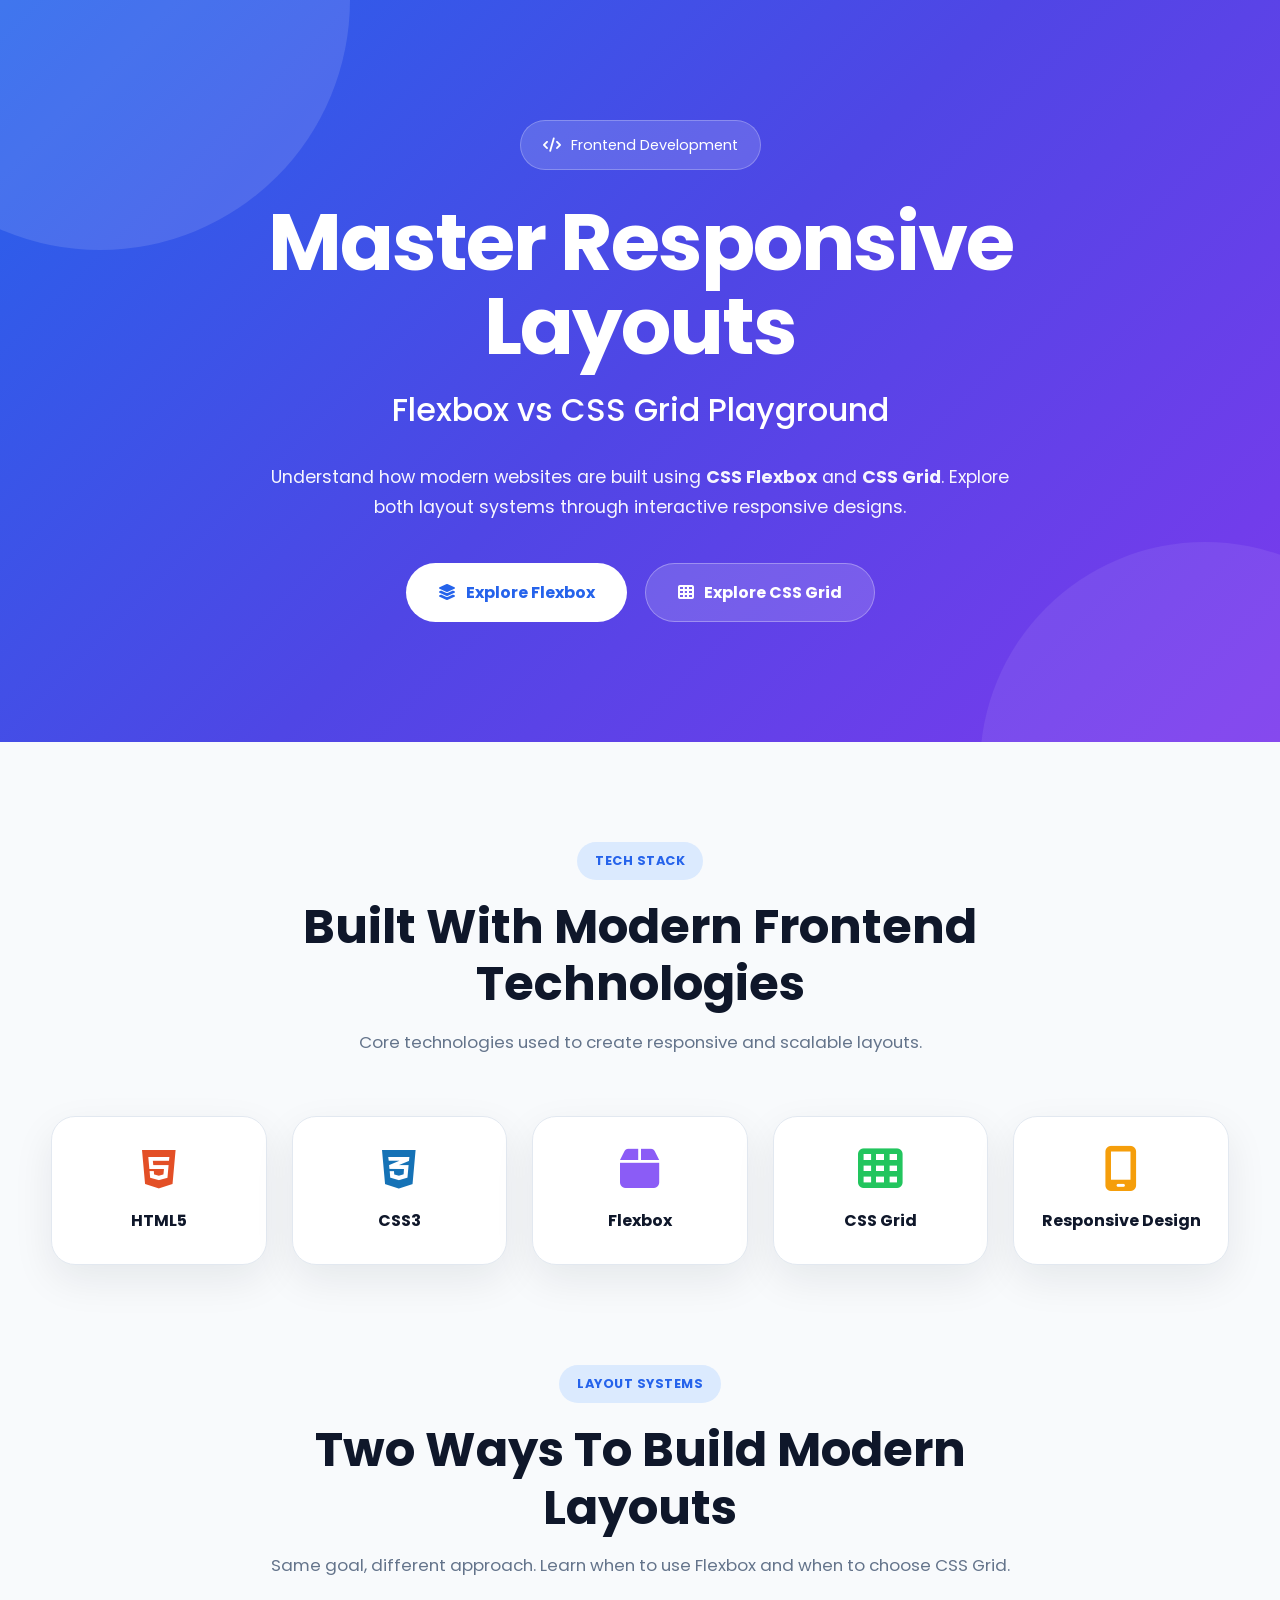
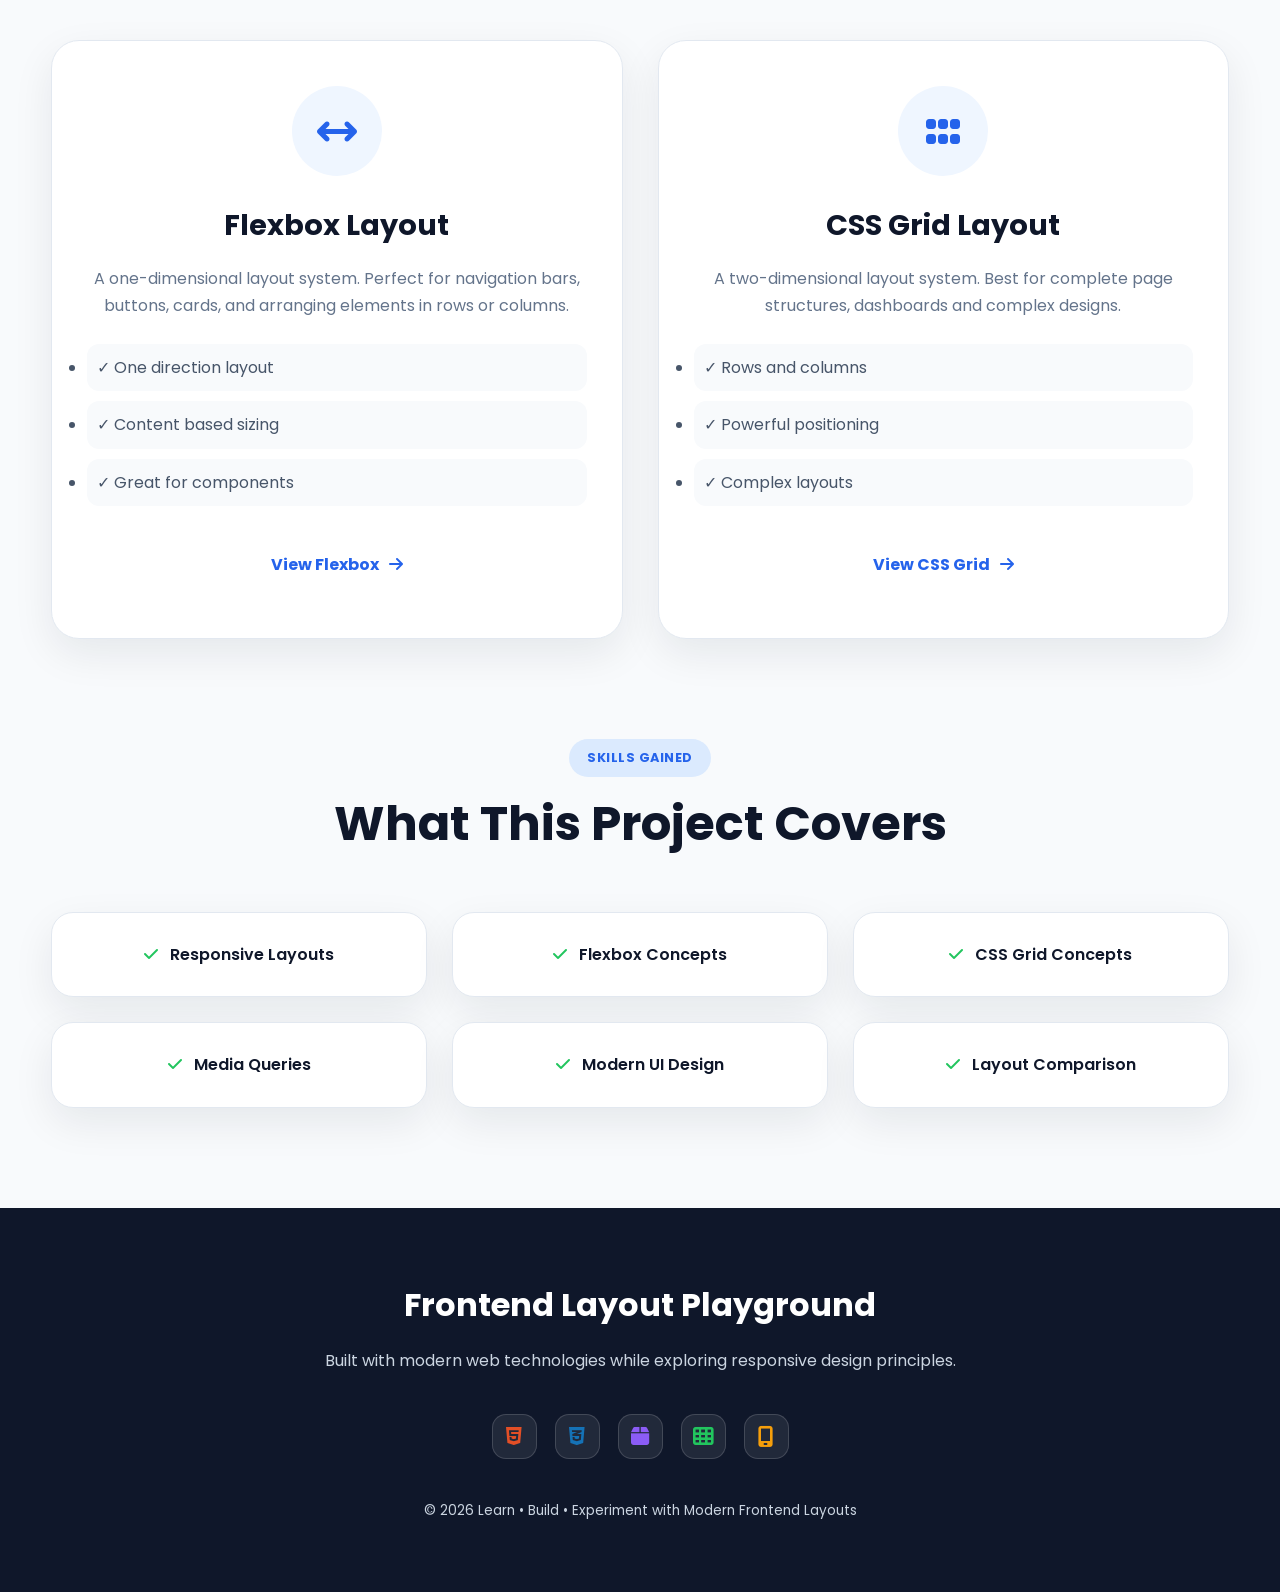
<file: index.html>
<!DOCTYPE html>
<html lang="en">

<head>

    <meta charset="UTF-8">

    <meta name="viewport" content="width=device-width, initial-scale=1.0">

    <title>
        Flexbox & CSS Grid Playground
    </title>


    <meta name="description"
    content="A frontend project demonstrating the difference between CSS Flexbox and CSS Grid with responsive layouts.">


    <!-- Google Font -->

    <link rel="preconnect" href="https://fonts.googleapis.com">

    <link rel="preconnect" href="https://fonts.gstatic.com" crossorigin>


    <link href="https://fonts.googleapis.com/css2?family=Poppins:wght@300;400;500;600;700;800&display=swap"
    rel="stylesheet">



    <!-- Font Awesome Icons -->

    <link
    rel="stylesheet"
    href="https://cdnjs.cloudflare.com/ajax/libs/font-awesome/6.5.2/css/all.min.css">



    <!-- CSS -->

    <link rel="stylesheet" href="style.css">


</head>



<body>



<!-- =================================================
     HERO SECTION
================================================= -->


<header class="hero">


<div class="hero-content">


<span class="badge">

<i class="fa-solid fa-code"></i>

Frontend Development 

</span>



<h1>

Master Responsive Layouts

</h1>


<h2>

Flexbox vs CSS Grid Playground

</h2>



<p>

Understand how modern websites are built using

<strong>CSS Flexbox</strong>

and

<strong>CSS Grid</strong>.

Explore both layout systems through interactive responsive designs.

</p>



<div class="hero-buttons">


<a href="flexbox/index.html" class="btn">

<i class="fa-solid fa-layer-group"></i>

Explore Flexbox

</a>



<a href="grid/index.html" class="btn secondary-btn">

<i class="fa-solid fa-table-cells"></i>

Explore CSS Grid

</a>


</div>



</div>


</header>





<main>




<!-- =================================================
     TECHNOLOGY SECTION
================================================= -->


<section class="technologies">


<div class="section-title">


<span>
TECH STACK
</span>


<h2>

Built With Modern Frontend Technologies

</h2>


<p>

Core technologies used to create responsive and scalable layouts.

</p>


</div>




<div class="tech-grid">


<div class="tech-card">


<i class="fa-brands fa-html5 html"></i>


<h3>
HTML5
</h3>


</div>




<div class="tech-card">


<i class="fa-brands fa-css3-alt css"></i>


<h3>
CSS3
</h3>


</div>




<div class="tech-card">


<i class="fa-solid fa-box flex"></i>


<h3>
Flexbox
</h3>


</div>




<div class="tech-card">


<i class="fa-solid fa-table-cells grid"></i>


<h3>
CSS Grid
</h3>


</div>




<div class="tech-card">


<i class="fa-solid fa-mobile-screen mobile"></i>


<h3>
Responsive Design
</h3>


</div>



</div>



</section>






<!-- =================================================
     FLEX VS GRID SECTION
================================================= -->


<section class="comparison">



<div class="section-title">


<span>
LAYOUT SYSTEMS
</span>


<h2>

Two Ways To Build Modern Layouts

</h2>


<p>

Same goal, different approach.

Learn when to use Flexbox and when to choose CSS Grid.

</p>


</div>





<div class="cards">



<article class="card flex-card">



<div class="card-icon">

<i class="fa-solid fa-arrows-left-right"></i>

</div>



<h3>

Flexbox Layout

</h3>



<p>

A one-dimensional layout system.

Perfect for navigation bars, buttons, cards,
and arranging elements in rows or columns.

</p>



<ul>


<li>
✓ One direction layout
</li>


<li>
✓ Content based sizing
</li>


<li>
✓ Great for components
</li>


</ul>



<a href="flexbox/index.html" class="btn">


View Flexbox


<i class="fa-solid fa-arrow-right"></i>


</a>



</article>









<article class="card grid-card">



<div class="card-icon">

<i class="fa-solid fa-grip"></i>

</div>



<h3>

CSS Grid Layout

</h3>



<p>

A two-dimensional layout system.

Best for complete page structures,
dashboards and complex designs.

</p>



<ul>


<li>
✓ Rows and columns
</li>


<li>
✓ Powerful positioning
</li>


<li>
✓ Complex layouts
</li>


</ul>



<a href="grid/index.html" class="btn">


View CSS Grid


<i class="fa-solid fa-arrow-right"></i>


</a>



</article>




</div>



</section>







<!-- =================================================
     LEARNING OUTCOMES
================================================= -->


<section class="learning">


<div class="section-title">


<span>
SKILLS GAINED
</span>


<h2>

What This Project Covers

</h2>


</div>



<div class="learn-grid">


<div>
<i class="fa-solid fa-check"></i>
Responsive Layouts
</div>


<div>
<i class="fa-solid fa-check"></i>
Flexbox Concepts
</div>


<div>
<i class="fa-solid fa-check"></i>
CSS Grid Concepts
</div>


<div>
<i class="fa-solid fa-check"></i>
Media Queries
</div>


<div>
<i class="fa-solid fa-check"></i>
Modern UI Design
</div>


<div>
<i class="fa-solid fa-check"></i>
Layout Comparison
</div>



</div>



</section>




</main>







<!-- =================================================
     FOOTER
================================================= -->


<footer>



<div class="footer-content">



<h3>

Frontend Layout Playground

</h3>



<p>

Built with modern web technologies while exploring responsive design principles.

</p>




<div class="footer-tech">



<div class="tech-icon">

<i class="fa-brands fa-html5"></i>

</div>




<div class="tech-icon">

<i class="fa-brands fa-css3-alt"></i>

</div>




<div class="tech-icon">

<i class="fa-solid fa-box"></i>

</div>




<div class="tech-icon">

<i class="fa-solid fa-table-cells"></i>

</div>




<div class="tech-icon">

<i class="fa-solid fa-mobile-screen"></i>

</div>



</div>



<p class="copyright">

© 2026  Learn • Build • Experiment with Modern Frontend Layouts

</p>



</div>


</footer>




</body>

</html>
</file>
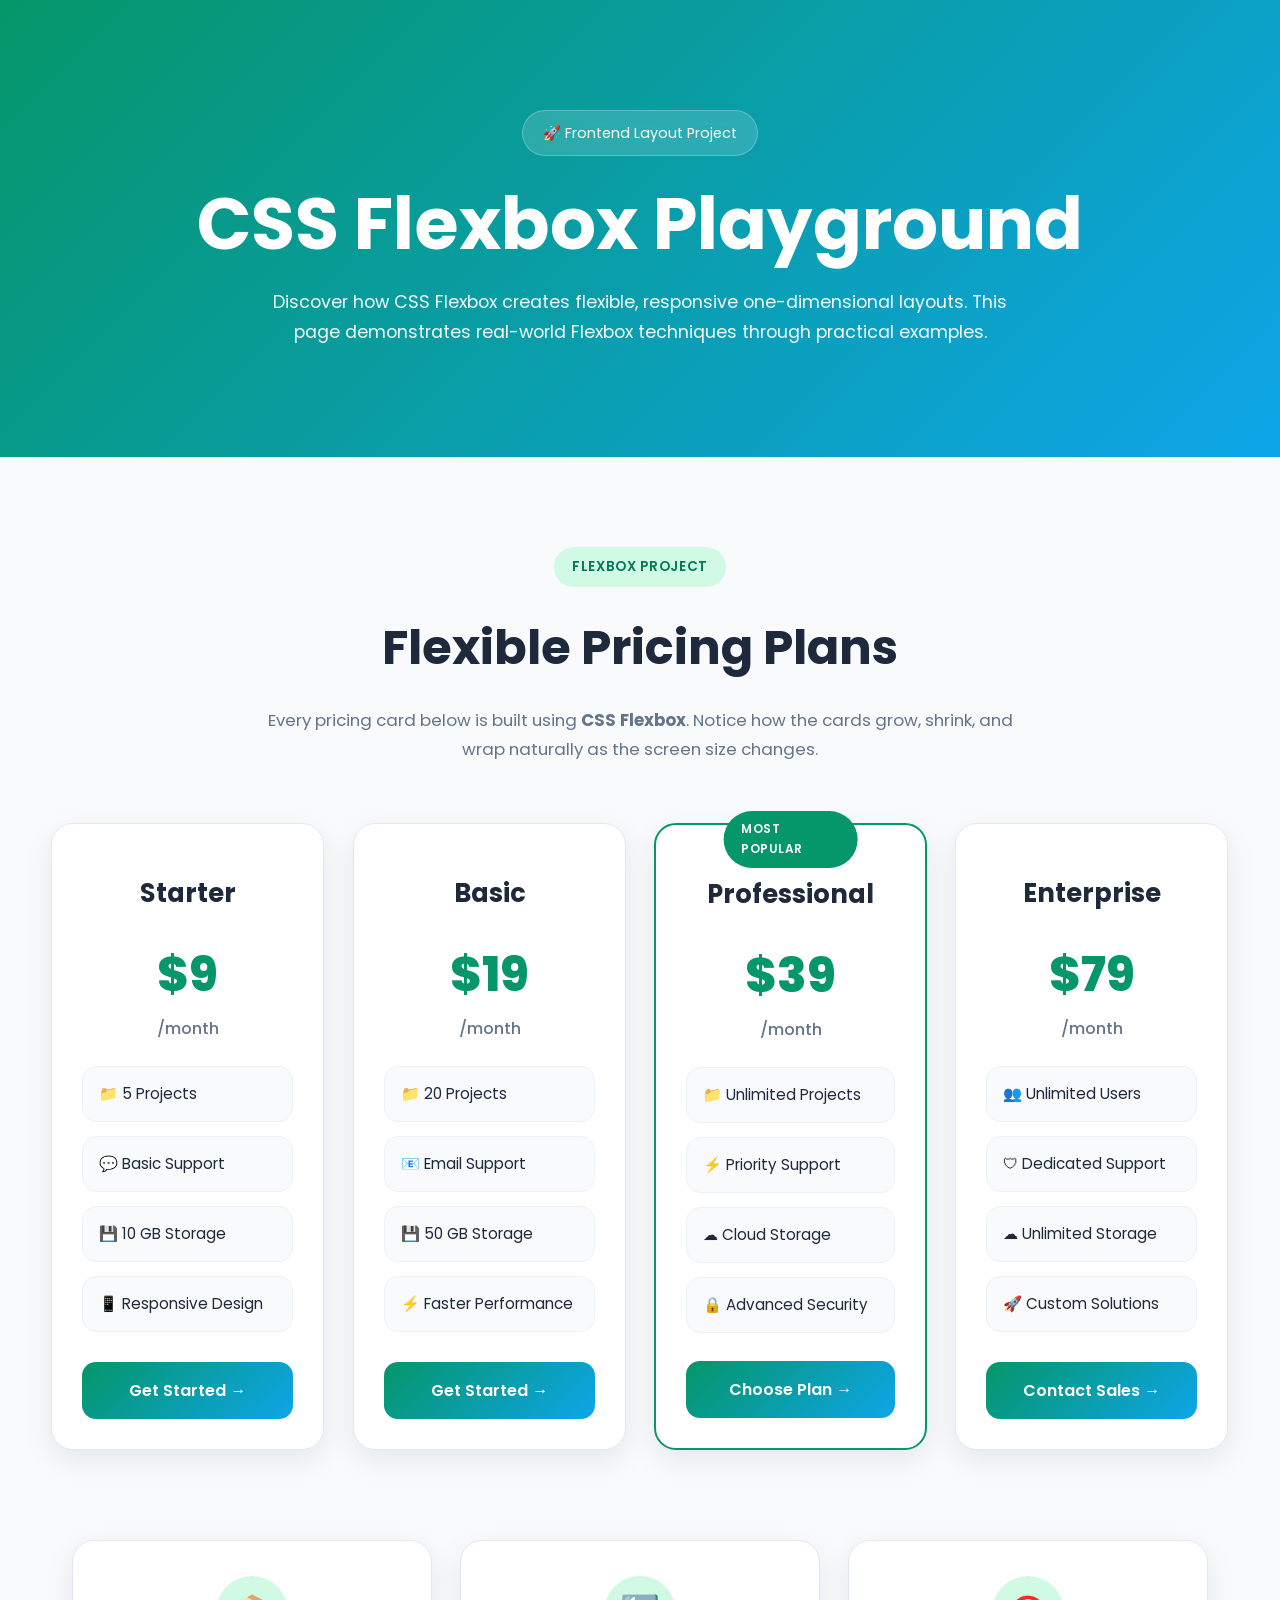
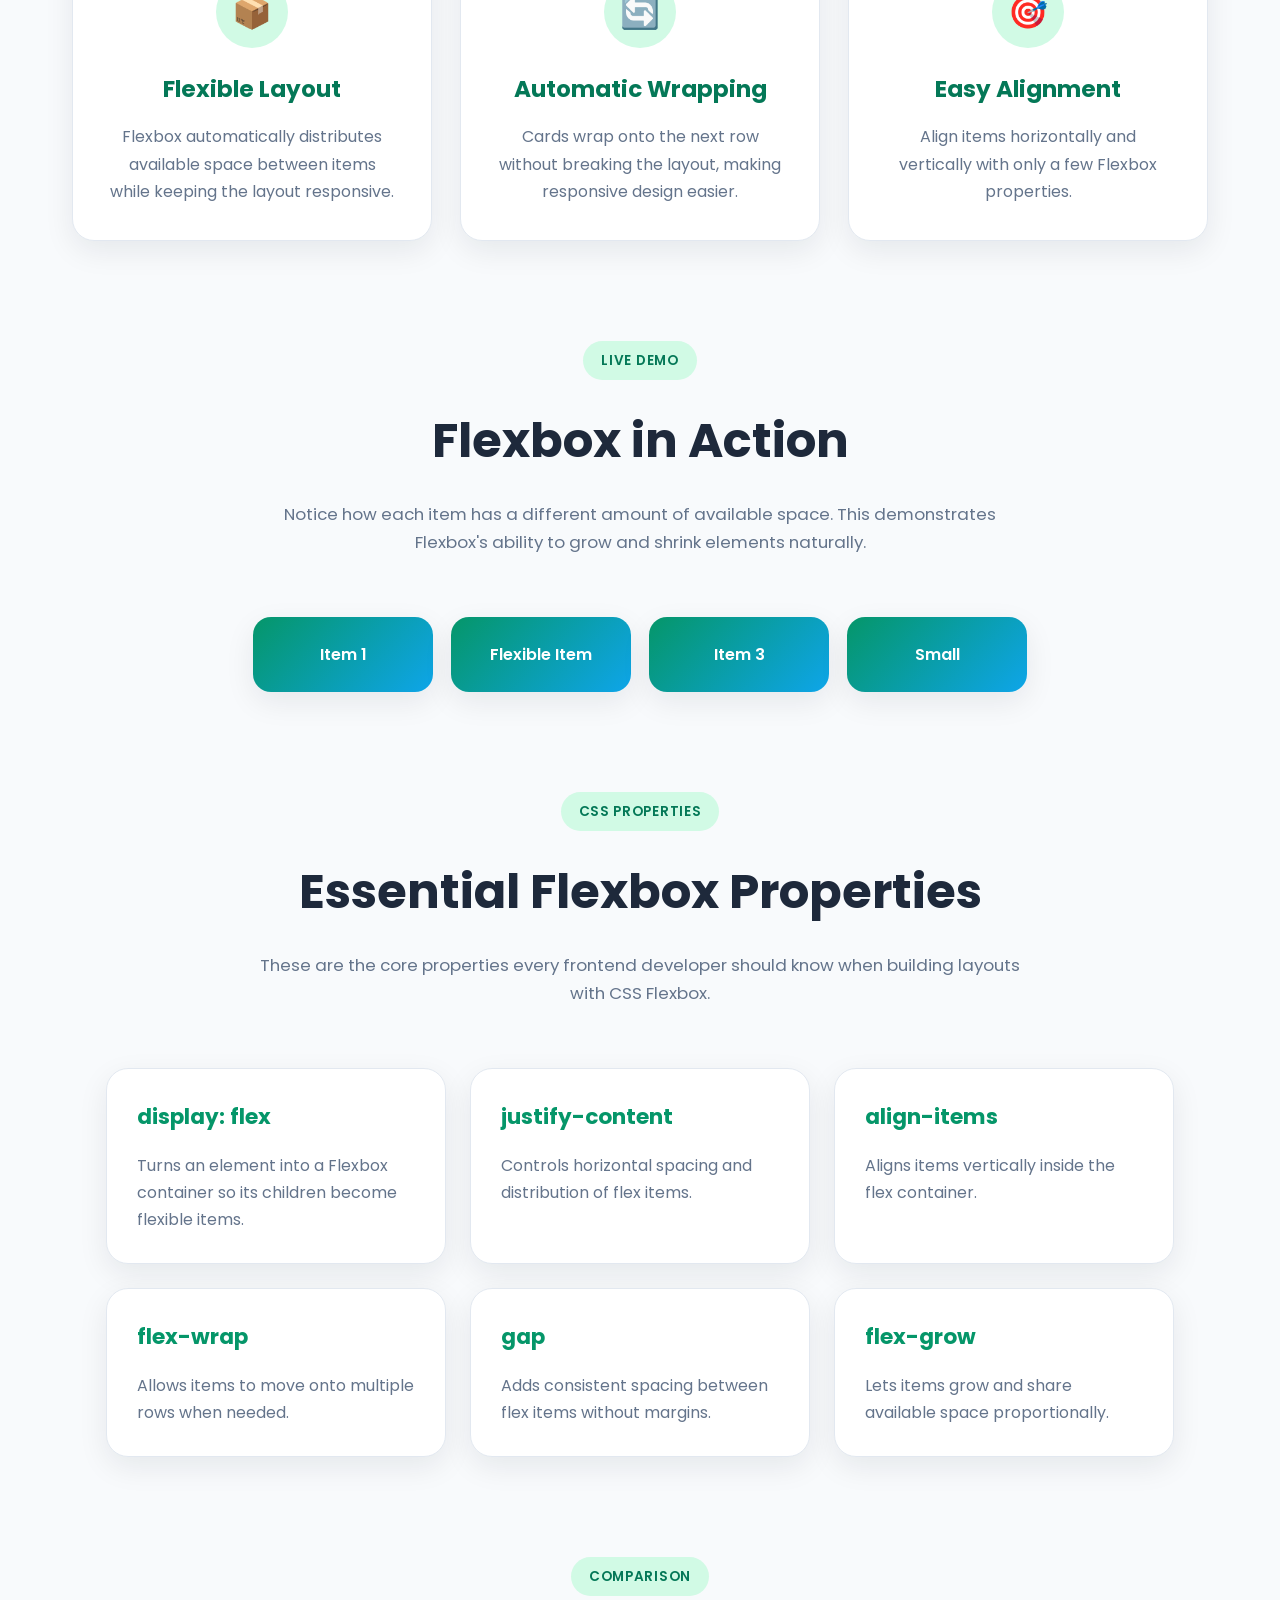
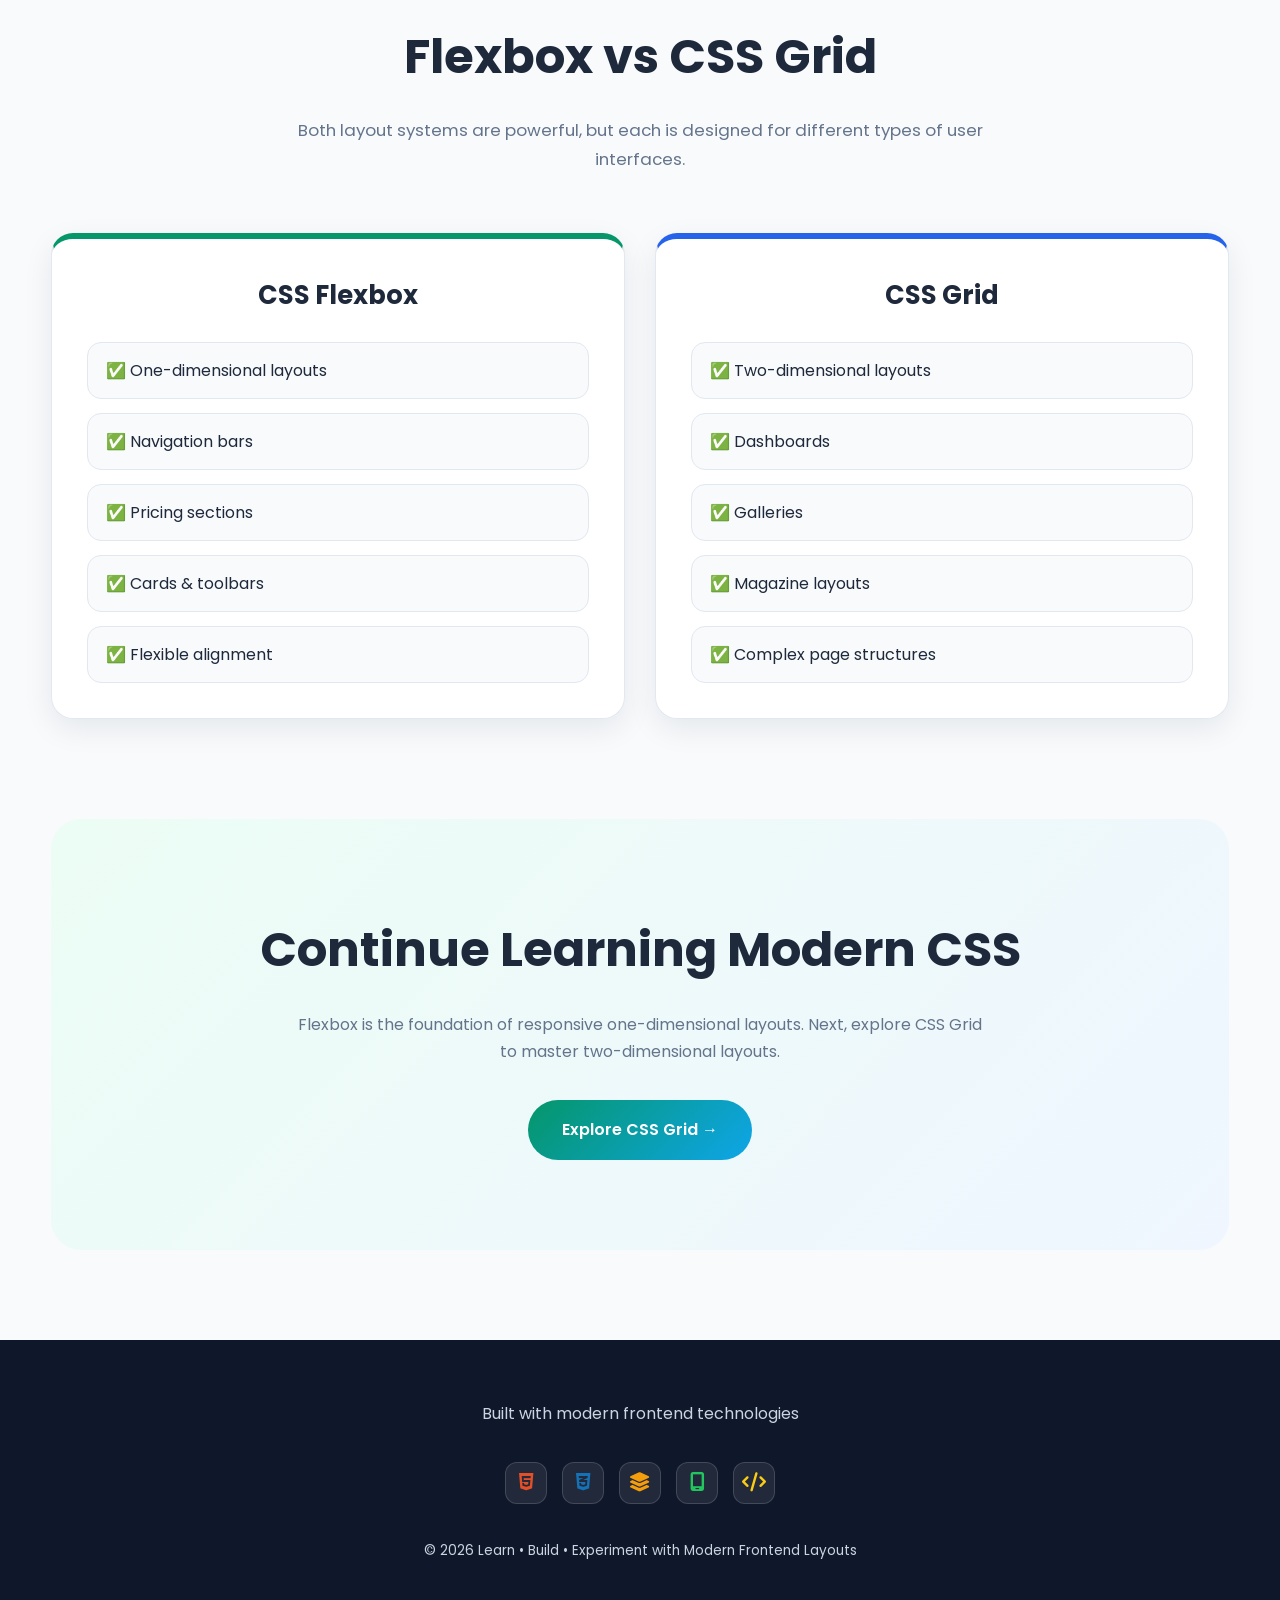
<file: flexbox/index.html>
<!DOCTYPE html>
<html lang="en">

<head>

    <meta charset="UTF-8">

    <meta
        name="viewport"
        content="width=device-width, initial-scale=1.0">

    <meta
        name="description"
        content="Learn CSS Flexbox through an interactive pricing layout and practical demonstrations.">

    <title>Flexbox Playground | Responsive Layouts</title>

    <link rel="preconnect"
          href="https://fonts.googleapis.com">

    <link rel="preconnect"
          href="https://fonts.gstatic.com"
          crossorigin>

    <link
        href="https://fonts.googleapis.com/css2?family=Poppins:wght@300;400;500;600;700;800&display=swap"
        rel="stylesheet">

    <link
        rel="stylesheet"
        href="style.css">

    <link 
        rel="stylesheet"
        href="https://cdnjs.cloudflare.com/ajax/libs/font-awesome/6.5.2/css/all.min.css">

</head>

<body>

<!-- ==========================================
                HERO
=========================================== -->

<header>

    <div class="hero-content">

        <span class="hero-badge">
            🚀 Frontend Layout Project
        </span>

        <h1>
            CSS Flexbox Playground
        </h1>

        <p>

            Discover how CSS Flexbox creates flexible,
            responsive one-dimensional layouts.
            This page demonstrates real-world Flexbox
            techniques through practical examples.

        </p>

    </div>

</header>

<main>

<!-- ==========================================
            PRICING INTRO
=========================================== -->

<section class="section-heading">

    <span class="section-tag">
        FLEXBOX PROJECT
    </span>

    <h2>
        Flexible Pricing Plans
    </h2>

    <p>

        Every pricing card below is built using
        <strong>CSS Flexbox</strong>.
        Notice how the cards grow, shrink,
        and wrap naturally as the screen size changes.

    </p>

</section>

<!-- ==========================================
            PRICING SECTION
=========================================== -->

<section class="pricing-section">

    <!-- Starter -->

    <article class="pricing-card basic">

        <h3>
            Starter
        </h3>

        <div class="price">

            $9

            <span>
                /month
            </span>

        </div>

        <ul>

            <li>📁 5 Projects</li>

            <li>💬 Basic Support</li>

            <li>💾 10 GB Storage</li>

            <li>📱 Responsive Design</li>

        </ul>

        <button>

            Get Started →

        </button>

    </article>

    <!-- Basic -->

    <article class="pricing-card">

        <h3>
            Basic
        </h3>

        <div class="price">

            $19

            <span>
                /month
            </span>

        </div>

        <ul>

            <li>📁 20 Projects</li>

            <li>📧 Email Support</li>

            <li>💾 50 GB Storage</li>

            <li>⚡ Faster Performance</li>

        </ul>

        <button>

            Get Started →

        </button>

    </article>

    <!-- Professional -->

    <article class="pricing-card popular">

        <span class="badge">

            MOST POPULAR

        </span>

        <h3>

            Professional

        </h3>

        <div class="price">

            $39

            <span>

                /month

            </span>

        </div>

        <ul>

            <li>📁 Unlimited Projects</li>

            <li>⚡ Priority Support</li>

            <li>☁ Cloud Storage</li>

            <li>🔒 Advanced Security</li>

        </ul>

        <button>

            Choose Plan →

        </button>

    </article>

    <!-- Enterprise -->

    <article class="pricing-card">

        <h3>

            Enterprise

        </h3>

        <div class="price">

            $79

            <span>

                /month

            </span>

        </div>

        <ul>

            <li>👥 Unlimited Users</li>

            <li>🛡 Dedicated Support</li>

            <li>☁ Unlimited Storage</li>

            <li>🚀 Custom Solutions</li>

        </ul>

        <button>

            Contact Sales →

        </button>

    </article>

</section>

<!-- ==========================================
                FEATURES
=========================================== -->

<section class="features">

    <article class="feature-box">

        <div class="feature-icon">
            📦
        </div>

        <h3>
            Flexible Layout
        </h3>

        <p>

            Flexbox automatically distributes
            available space between items while
            keeping the layout responsive.

        </p>

    </article>

    <article class="feature-box">

        <div class="feature-icon">
            🔄
        </div>

        <h3>
            Automatic Wrapping
        </h3>

        <p>

            Cards wrap onto the next row
            without breaking the layout,
            making responsive design easier.

        </p>

    </article>

    <article class="feature-box">

        <div class="feature-icon">
            🎯
        </div>

        <h3>
            Easy Alignment
        </h3>

        <p>

            Align items horizontally and
            vertically with only a few
            Flexbox properties.

        </p>

    </article>

</section>

<!-- ==========================================
            FLEXBOX DEMO
=========================================== -->

<section class="flex-demo">

    <div class="section-heading">

        <span class="section-tag">

            LIVE DEMO

        </span>

        <h2>

            Flexbox in Action

        </h2>

        <p>

            Notice how each item has a different
            amount of available space.
            This demonstrates Flexbox's ability
            to grow and shrink elements naturally.

        </p>

    </div>

    <div class="demo-row">

        <div class="demo-item">

            Item 1

        </div>

        <div class="demo-item wide">

            Flexible Item

        </div>

        <div class="demo-item">

            Item 3

        </div>

        <div class="demo-item small">

            Small

        </div>

    </div>

</section>

<!-- ==========================================
        KEY FLEXBOX PROPERTIES
=========================================== -->

<section class="properties">

    <div class="section-heading">

        <span class="section-tag">
            CSS PROPERTIES
        </span>

        <h2>
            Essential Flexbox Properties
        </h2>

        <p>

            These are the core properties every frontend
            developer should know when building layouts
            with CSS Flexbox.

        </p>

    </div>

    <div class="properties-grid">

        <article class="property-card">

            <h3>display: flex</h3>

            <p>
                Turns an element into a Flexbox container
                so its children become flexible items.
            </p>

        </article>

        <article class="property-card">

            <h3>justify-content</h3>

            <p>
                Controls horizontal spacing and
                distribution of flex items.
            </p>

        </article>

        <article class="property-card">

            <h3>align-items</h3>

            <p>
                Aligns items vertically inside
                the flex container.
            </p>

        </article>

        <article class="property-card">

            <h3>flex-wrap</h3>

            <p>
                Allows items to move onto
                multiple rows when needed.
            </p>

        </article>

        <article class="property-card">

            <h3>gap</h3>

            <p>
                Adds consistent spacing
                between flex items without margins.
            </p>

        </article>

        <article class="property-card">

            <h3>flex-grow</h3>

            <p>
                Lets items grow and share
                available space proportionally.
            </p>

        </article>

    </div>

</section>

<!-- ==========================================
        FLEXBOX VS GRID
=========================================== -->

<section class="comparison">

    <div class="section-heading">

        <span class="section-tag">
            COMPARISON
        </span>

        <h2>
            Flexbox vs CSS Grid
        </h2>

        <p>

            Both layout systems are powerful,
            but each is designed for different
            types of user interfaces.

        </p>

    </div>

    <div class="comparison-wrapper">

        <article class="comparison-card flexbox-card">

            <h3>
                CSS Flexbox
            </h3>

            <ul>

                <li>✅ One-dimensional layouts</li>

                <li>✅ Navigation bars</li>

                <li>✅ Pricing sections</li>

                <li>✅ Cards & toolbars</li>

                <li>✅ Flexible alignment</li>

            </ul>

        </article>

        <article class="comparison-card grid-card">

            <h3>
                CSS Grid
            </h3>

            <ul>

                <li>✅ Two-dimensional layouts</li>

                <li>✅ Dashboards</li>

                <li>✅ Galleries</li>

                <li>✅ Magazine layouts</li>

                <li>✅ Complex page structures</li>

            </ul>

        </article>

    </div>

</section>

<!-- ==========================================
                CALL TO ACTION
=========================================== -->

<section class="cta">

    <h2>
        Continue Learning Modern CSS
    </h2>

    <p>

        Flexbox is the foundation of responsive
        one-dimensional layouts.
        Next, explore CSS Grid to master
        two-dimensional layouts.

    </p>

    <a href="../grid/index.html" class="cta-btn">

        Explore CSS Grid →

    </a>

</section>

</main>

<!-- ==========================================
                FOOTER
=========================================== -->

<footer>

    <div class="footer-content">

        <p>
            Built with modern frontend technologies
        </p>


        <div class="footer-tech">

            <div class="tech-icon">
                <i class="fa-brands fa-html5"></i>
            </div>


            <div class="tech-icon">
                <i class="fa-brands fa-css3-alt"></i>
            </div>


            <div class="tech-icon">
                <i class="fa-solid fa-layer-group"></i>
            </div>


            <div class="tech-icon">
                <i class="fa-solid fa-mobile-screen"></i>
            </div>


            <div class="tech-icon">
                <i class="fa-solid fa-code"></i>
            </div>

        </div>


       <p class="copyright">

           © 2026 Learn • Build • Experiment with Modern Frontend Layouts

       </p>


    </div>

</footer>

</body>

</html>
</file>
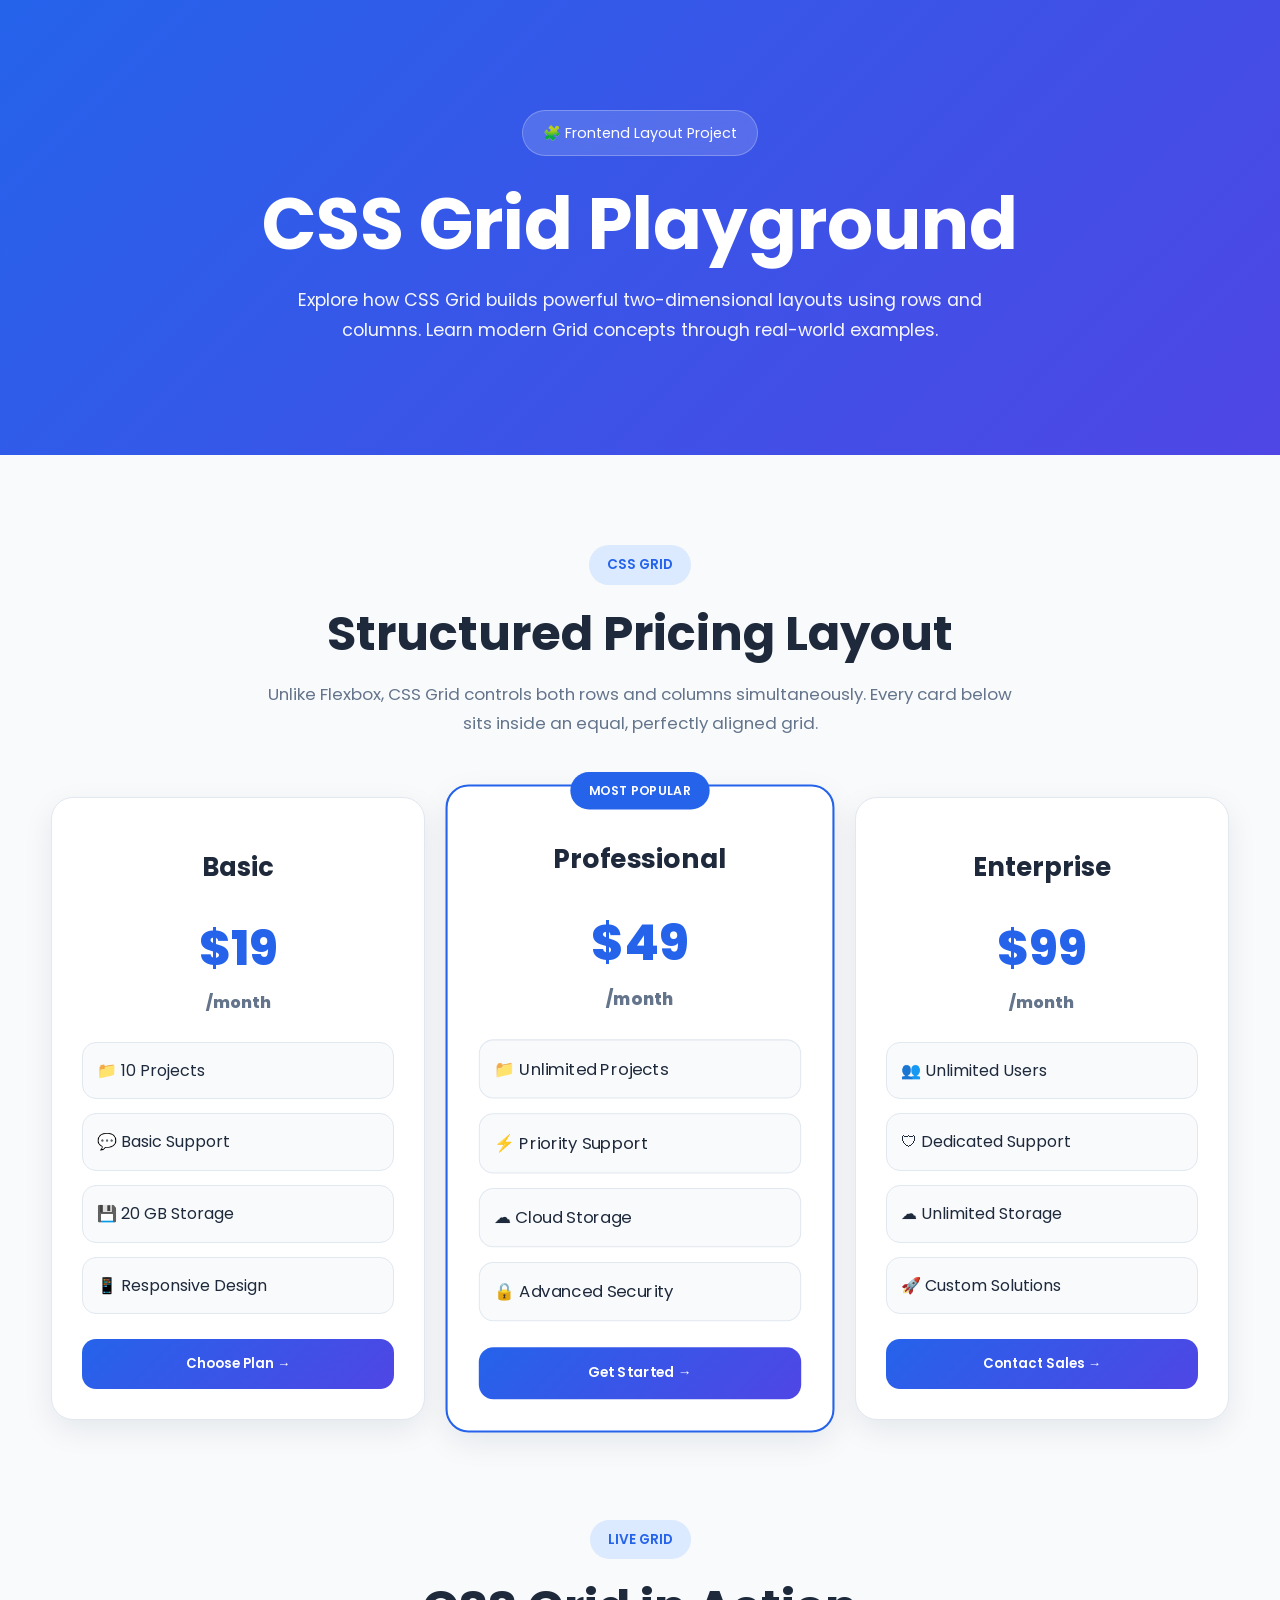
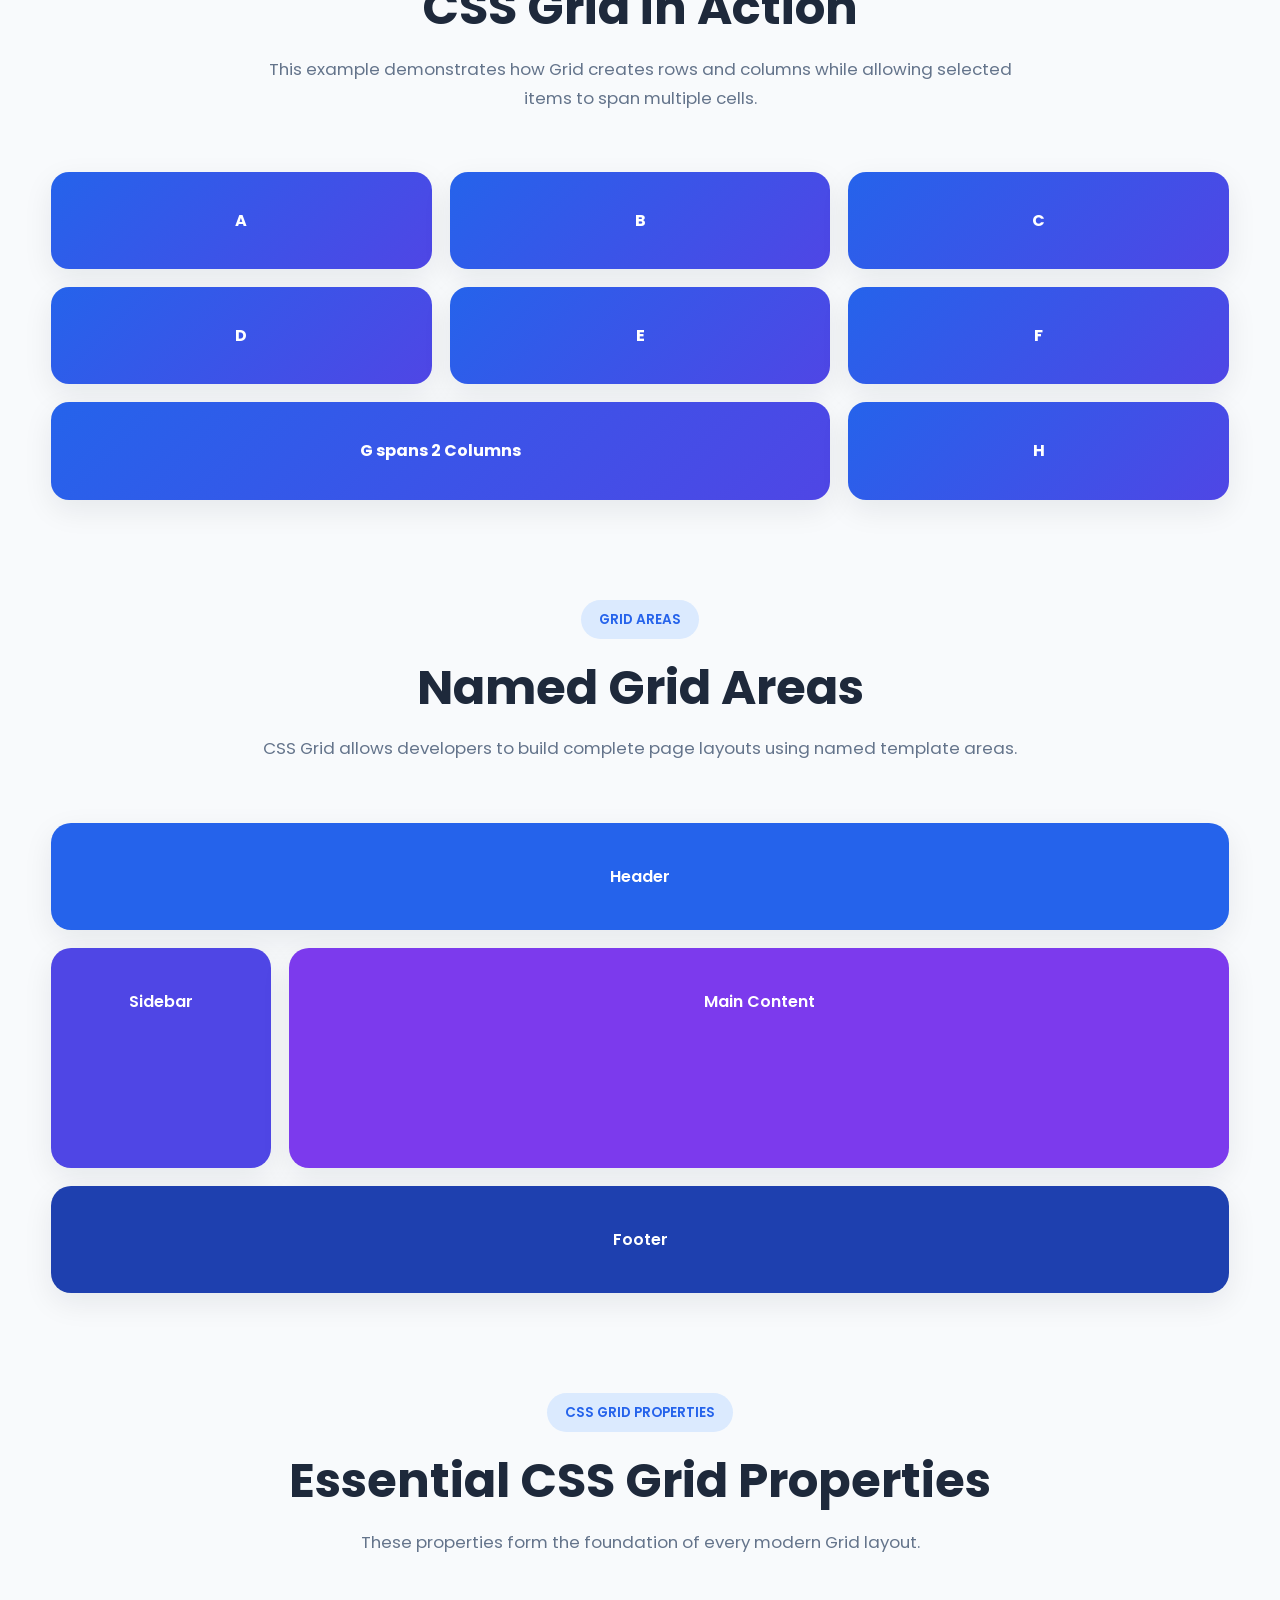
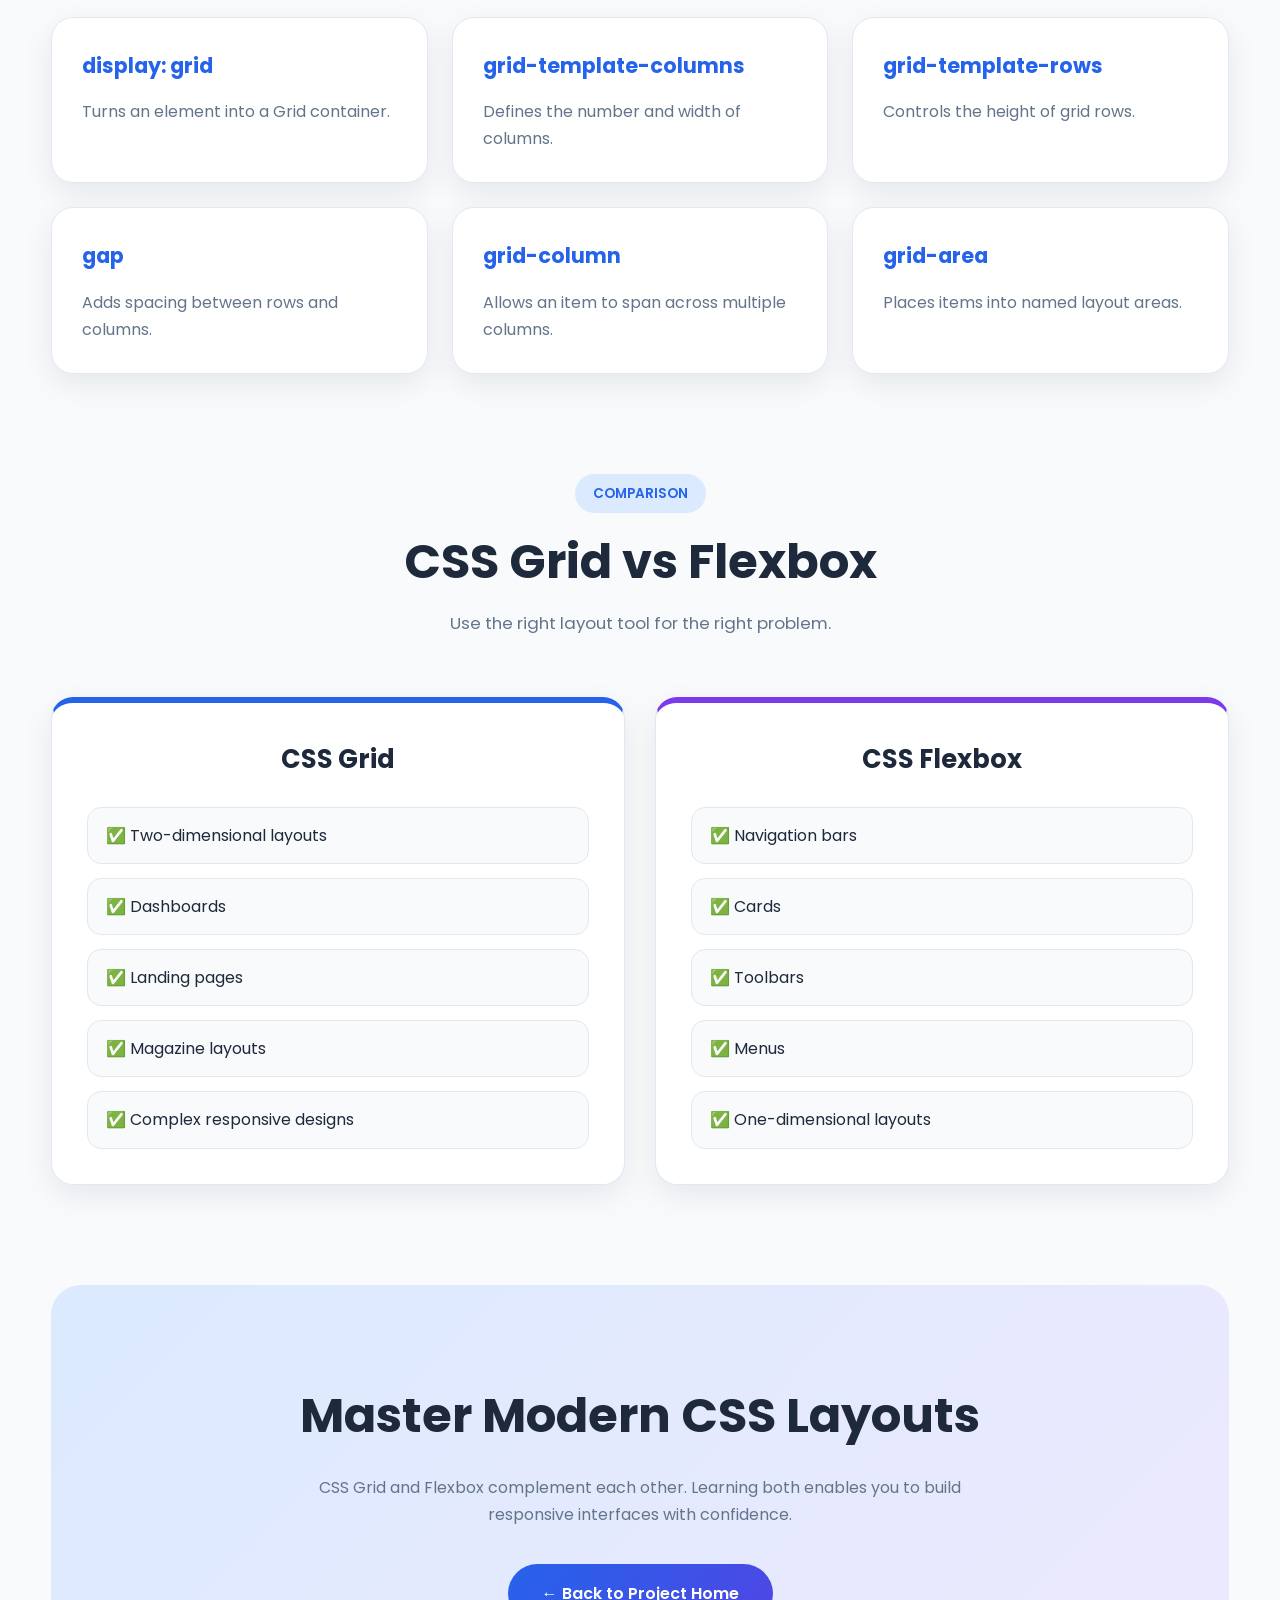
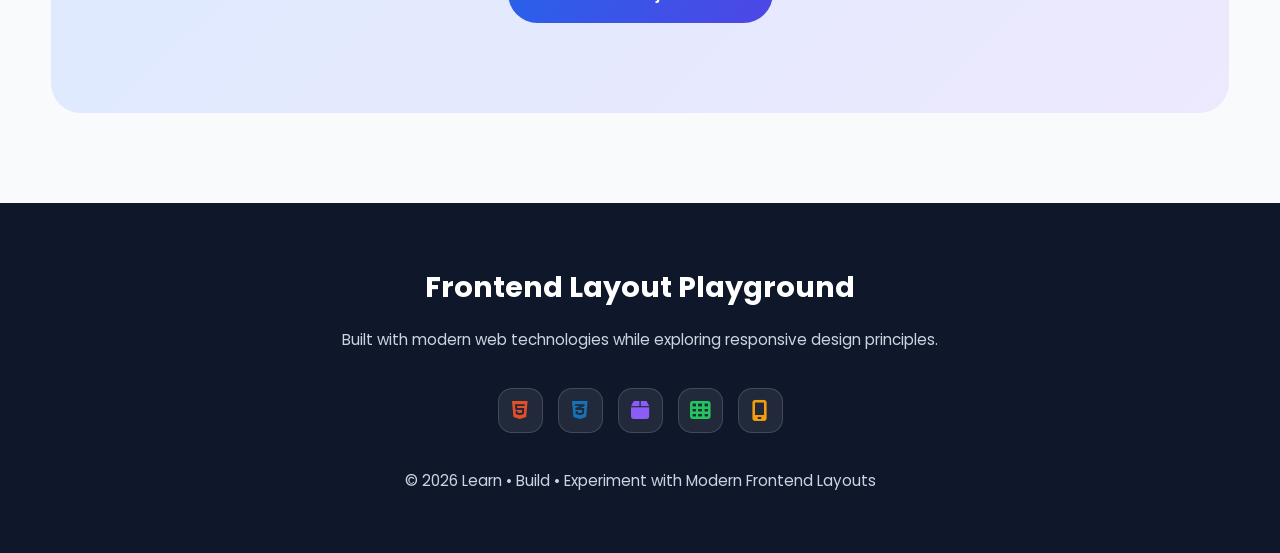
<file: grid/index.html>
<!DOCTYPE html>
<html lang="en">

<head>

    <meta charset="UTF-8">

    <meta
        name="viewport"
        content="width=device-width, initial-scale=1.0">

    <meta
        name="description"
        content="Learn CSS Grid through practical layouts, interactive examples and responsive design.">

    <title>CSS Grid Playground | Responsive Layouts</title>

    <link rel="preconnect"
          href="https://fonts.googleapis.com">

    <link rel="preconnect"
          href="https://fonts.gstatic.com"
          crossorigin>

    <link
        href="https://fonts.googleapis.com/css2?family=Poppins:wght@300;400;500;600;700;800&display=swap"
        rel="stylesheet">

    <link
        rel="stylesheet"
        href="style.css">

    <link 
       rel="stylesheet"
       href="https://cdnjs.cloudflare.com/ajax/libs/font-awesome/6.5.1/css/all.min.css">
    <link
       rel="stylesheet"
       href="https://cdnjs.cloudflare.com/ajax/libs/font-awesome/6.5.2/css/all.min.css">

</head>

<body>

<!-- ==========================================
                HERO
========================================== -->

<header>

    <div class="hero-content">

        <span class="hero-badge">

            🧩 Frontend Layout Project

        </span>

        <h1>

            CSS Grid Playground

        </h1>

        <p>

            Explore how CSS Grid builds powerful
            two-dimensional layouts using rows and
            columns. Learn modern Grid concepts
            through real-world examples.

        </p>

    </div>

</header>

<main>

<!-- ==========================================
            SECTION INTRO
========================================== -->

<section class="section-heading">

    <span class="section-tag">

        CSS GRID

    </span>

    <h2>

        Structured Pricing Layout

    </h2>

    <p>

        Unlike Flexbox, CSS Grid controls
        both rows and columns simultaneously.
        Every card below sits inside an equal,
        perfectly aligned grid.

    </p>

</section>

<!-- ==========================================
            PRICING GRID
========================================== -->

<section class="pricing-grid">

    <article class="pricing-card">

        <h3>

            Basic

        </h3>

        <div class="price">

            $19

            <span>/month</span>

        </div>

        <ul>

            <li>📁 10 Projects</li>

            <li>💬 Basic Support</li>

            <li>💾 20 GB Storage</li>

            <li>📱 Responsive Design</li>

        </ul>

        <button>

            Choose Plan →

        </button>

    </article>

    <article class="pricing-card featured">

        <span class="badge">

            MOST POPULAR

        </span>

        <h3>

            Professional

        </h3>

        <div class="price">

            $49

            <span>/month</span>

        </div>

        <ul>

            <li>📁 Unlimited Projects</li>

            <li>⚡ Priority Support</li>

            <li>☁ Cloud Storage</li>

            <li>🔒 Advanced Security</li>

        </ul>

        <button>

            Get Started →

        </button>

    </article>

    <article class="pricing-card">

        <h3>

            Enterprise

        </h3>

        <div class="price">

            $99

            <span>/month</span>

        </div>

        <ul>

            <li>👥 Unlimited Users</li>

            <li>🛡 Dedicated Support</li>

            <li>☁ Unlimited Storage</li>

            <li>🚀 Custom Solutions</li>

        </ul>

        <button>

            Contact Sales →

        </button>

    </article>

</section>

<!-- ==========================================
            GRID VISUALIZATION
========================================== -->

<section class="grid-demo">

    <div class="section-heading">

        <span class="section-tag">

            LIVE GRID

        </span>

        <h2>

            CSS Grid in Action

        </h2>

        <p>

            This example demonstrates how Grid
            creates rows and columns while allowing
            selected items to span multiple cells.

        </p>

    </div>

    <div class="demo-grid">

        <div class="demo-box">
            A
        </div>

        <div class="demo-box">
            B
        </div>

        <div class="demo-box">
            C
        </div>

        <div class="demo-box">
            D
        </div>

        <div class="demo-box">
            E
        </div>

        <div class="demo-box">
            F
        </div>

        <div class="demo-box span-two">
            G spans 2 Columns
        </div>

        <div class="demo-box">
            H
        </div>

    </div>

</section>

<!-- ==========================================
        GRID TEMPLATE AREAS DEMO
========================================== -->

<section class="areas-demo">

    <div class="section-heading">

        <span class="section-tag">

            GRID AREAS

        </span>

        <h2>

            Named Grid Areas

        </h2>

        <p>

            CSS Grid allows developers to build
            complete page layouts using named
            template areas.

        </p>

    </div>

    <div class="areas-layout">

        <div class="area header-area">

            Header

        </div>

        <div class="area sidebar-area">

            Sidebar

        </div>

        <div class="area content-area">

            Main Content

        </div>

        <div class="area footer-area">

            Footer

        </div>

    </div>

</section>
<!-- ==========================================
        KEY GRID PROPERTIES
========================================== -->

<section class="properties">

    <div class="section-heading">

        <span class="section-tag">

            CSS GRID PROPERTIES

        </span>

        <h2>

            Essential CSS Grid Properties

        </h2>

        <p>

            These properties form the foundation
            of every modern Grid layout.

        </p>

    </div>

    <div class="properties-grid">

        <article class="property-card">

            <h3>

                display: grid

            </h3>

            <p>

                Turns an element into
                a Grid container.

            </p>

        </article>

        <article class="property-card">

            <h3>

                grid-template-columns

            </h3>

            <p>

                Defines the number and
                width of columns.

            </p>

        </article>

        <article class="property-card">

            <h3>

                grid-template-rows

            </h3>

            <p>

                Controls the height
                of grid rows.

            </p>

        </article>

        <article class="property-card">

            <h3>

                gap

            </h3>

            <p>

                Adds spacing between
                rows and columns.

            </p>

        </article>

        <article class="property-card">

            <h3>

                grid-column

            </h3>

            <p>

                Allows an item to span
                across multiple columns.

            </p>

        </article>

        <article class="property-card">

            <h3>

                grid-area

            </h3>

            <p>

                Places items into named
                layout areas.

            </p>

        </article>

    </div>

</section>

<!-- ==========================================
        GRID VS FLEXBOX
========================================== -->

<section class="comparison">

    <div class="section-heading">

        <span class="section-tag">

            COMPARISON

        </span>

        <h2>

            CSS Grid vs Flexbox

        </h2>

        <p>

            Use the right layout tool
            for the right problem.

        </p>

    </div>

    <div class="comparison-grid">

        <article class="comparison-card">

            <h3>

                CSS Grid

            </h3>

            <ul>

                <li>✅ Two-dimensional layouts</li>

                <li>✅ Dashboards</li>

                <li>✅ Landing pages</li>

                <li>✅ Magazine layouts</li>

                <li>✅ Complex responsive designs</li>

            </ul>

        </article>

        <article class="comparison-card">

            <h3>

                CSS Flexbox

            </h3>

            <ul>

                <li>✅ Navigation bars</li>

                <li>✅ Cards</li>

                <li>✅ Toolbars</li>

                <li>✅ Menus</li>

                <li>✅ One-dimensional layouts</li>

            </ul>

        </article>

    </div>

</section>

<!-- ==========================================
                CALL TO ACTION
========================================== -->

<section class="cta">

    <h2>

        Master Modern CSS Layouts

    </h2>

    <p>

        CSS Grid and Flexbox complement
        each other. Learning both enables
        you to build responsive interfaces
        with confidence.

    </p>

    <a
        href="../index.html"
        class="cta-btn">

        ← Back to Project Home

    </a>

</section>

</main>

<!-- =================================================
     FOOTER
================================================= -->

<footer>

<div class="footer-content">


<h3>
Frontend Layout Playground
</h3>


<p>
Built with modern web technologies while exploring responsive design principles.
</p>



<div class="footer-tech">


<div class="tech-icon">
<i class="fa-brands fa-html5"></i>
</div>



<div class="tech-icon">
<i class="fa-brands fa-css3-alt"></i>
</div>



<div class="tech-icon">
<i class="fa-solid fa-box"></i>
</div>



<div class="tech-icon">
<i class="fa-solid fa-table-cells"></i>
</div>



<div class="tech-icon">
<i class="fa-solid fa-mobile-screen"></i>
</div>



</div>



<p class="copyright">

© 2026 Learn • Build • Experiment with Modern Frontend Layouts

</p>



</div>

</footer>
</html>
</file>
<file: style.css>
/* =====================================================
   FLEXBOX & CSS GRID PLAYGROUND
   Premium Landing Page 2026
   Author: Eisha Naeem
===================================================== */


/* ===========================
   GOOGLE FONT
=========================== */

@import url("https://fonts.googleapis.com/css2?family=Poppins:wght@300;400;500;600;700;800&display=swap");



/* ===========================
   VARIABLES
=========================== */


:root{


    --primary:#2563eb;

    --secondary:#4f46e5;

    --accent:#7c3aed;


    --bg:#f8fafc;

    --surface:#ffffff;


    --text:#0f172a;

    --muted:#64748b;


    --border:#e2e8f0;


    --shadow:
    0 15px 40px rgba(15,23,42,.08);


    --shadow-lg:
    0 25px 70px rgba(37,99,235,.18);



    --radius:28px;


    --transition:.35s ease;


}





/* ===========================
   RESET
=========================== */


*,
*::before,
*::after{

    margin:0;

    padding:0;

    box-sizing:border-box;

}



html{

    scroll-behavior:smooth;

}



body{


    font-family:"Poppins",sans-serif;


    background:var(--bg);


    color:var(--text);


    line-height:1.7;


    overflow-x:hidden;


}



a{

    text-decoration:none;

}



img{

    max-width:100%;

    display:block;

}




/* ===========================
   MAIN
=========================== */


main{

    width:min(1200px,92%);

    margin:auto;

}





/* ===========================
   SECTION TITLE
=========================== */


.section-title{

    text-align:center;

    max-width:800px;

    margin:100px auto 60px;


}



.section-title span{


    display:inline-flex;


    padding:8px 18px;


    border-radius:999px;


    background:#dbeafe;


    color:var(--primary);


    font-size:.8rem;


    font-weight:700;


    letter-spacing:.5px;


    margin-bottom:18px;


}




.section-title h2{


    font-size:clamp(2rem,4vw,3rem);


    line-height:1.2;


    margin-bottom:15px;


}



.section-title p{


    color:var(--muted);


    font-size:1.05rem;


}






/* =====================================================
   HERO
===================================================== */


.hero{


    position:relative;


    overflow:hidden;


    color:white;


    padding:120px 20px;



    background:


    linear-gradient(

        135deg,

        #2563eb,

        #4f46e5,

        #7c3aed

    );


}



/* Background blobs */


.hero::before{


    content:"";


    position:absolute;


    width:500px;

    height:500px;


    border-radius:50%;


    background:

    rgba(255,255,255,.12);


    top:-250px;

    left:-150px;


}



.hero::after{


    content:"";


    position:absolute;


    width:450px;

    height:450px;


    border-radius:50%;


    background:

    rgba(255,255,255,.08);


    bottom:-250px;

    right:-150px;


}





.hero-content{


    position:relative;


    z-index:2;


    max-width:900px;


    text-align:center;


    margin:auto;


}






/* Badge */


.badge{


    display:inline-flex;


    align-items:center;


    gap:10px;


    padding:12px 22px;


    border-radius:999px;


    background:

    rgba(255,255,255,.15);



    border:

    1px solid rgba(255,255,255,.25);



    backdrop-filter:blur(15px);



    font-size:.9rem;



    margin-bottom:30px;



}






.hero h1{


    font-size:

    clamp(3rem,7vw,5rem);



    line-height:1.05;



    letter-spacing:-2px;



    margin-bottom:15px;


}





.hero h2{


    font-size:

    clamp(1.3rem,3vw,2rem);



    font-weight:500;



    margin-bottom:25px;


}





.hero p{


    max-width:780px;


    margin:auto;


    font-size:1.1rem;


    opacity:.95;


}



.hero strong{

    color:white;

}






/* ===========================
   HERO BUTTONS
=========================== */


.hero-buttons{


    display:flex;


    justify-content:center;


    flex-wrap:wrap;


    gap:18px;


    margin-top:40px;


}






.btn{


    display:inline-flex;


    align-items:center;


    justify-content:center;


    gap:10px;


    padding:15px 32px;


    border-radius:999px;


    background:white;


    color:var(--primary);


    font-weight:700;


    transition:var(--transition);


}



.btn:hover{


    transform:translateY(-5px);


    box-shadow:

    0 15px 35px rgba(0,0,0,.18);


}




.secondary-btn{


    background:

    rgba(255,255,255,.15);


    color:white;


    border:

    1px solid rgba(255,255,255,.3);


}






/* =====================================================
   TECHNOLOGY SECTION
===================================================== */


.tech-grid{


    display:grid;


    grid-template-columns:

    repeat(auto-fit,minmax(170px,1fr));


    gap:25px;


}






.tech-card{


    background:white;


    border:1px solid var(--border);


    border-radius:24px;


    padding:30px 20px;


    text-align:center;


    box-shadow:var(--shadow);


    transition:var(--transition);


}



.tech-card:hover{


    transform:translateY(-10px);


    box-shadow:var(--shadow-lg);


}





.tech-card i{


    font-size:2.8rem;


    margin-bottom:15px;


}





.tech-card h3{


    font-size:1rem;


}





.html{

    color:#e34f26;

}


.css{

    color:#1572b6;

}



.flex{

    color:#8b5cf6;

}



.grid{

    color:#22c55e;

}



.mobile{

    color:#f59e0b;

}






/* =====================================================
   FLEXBOX VS GRID CARDS
===================================================== */


.cards{


    display:grid;


    grid-template-columns:

    repeat(2,1fr);



    gap:35px;


}




.card{


    background:white;


    border:1px solid var(--border);


    border-radius:var(--radius);


    padding:45px 35px;


    box-shadow:var(--shadow);


    text-align:center;


    transition:var(--transition);


}



.card:hover{


    transform:translateY(-12px);


    box-shadow:var(--shadow-lg);


}





.card-icon{


    width:90px;


    height:90px;


    margin:auto;


    margin-bottom:25px;


    display:flex;


    align-items:center;


    justify-content:center;


    border-radius:50%;


    background:#eff6ff;


}



.card-icon i{


    font-size:2.5rem;


    color:var(--primary);


}




.card h3{


    font-size:1.8rem;


    margin-bottom:15px;


}




.card p{


    color:var(--muted);


    margin-bottom:25px;


}





.card ul{


    text-align:left;


    margin-bottom:30px;


}



.card li{


    padding:10px;


    background:#f8fafc;


    border-radius:12px;


    margin-bottom:10px;


    color:#475569;


}
/* =====================================================
   LEARNING SECTION
===================================================== */


.learning{

    margin-bottom:100px;

}



.learn-grid{


    display:grid;


    grid-template-columns:

    repeat(3,1fr);


    gap:25px;


}



.learn-grid div{


    position:relative;


    overflow:hidden;


    background:white;


    border:1px solid var(--border);


    border-radius:22px;


    padding:28px;


    text-align:center;


    font-weight:600;


    box-shadow:var(--shadow);


    transition:var(--transition);


}




.learn-grid i{


    color:#22c55e;


    margin-right:8px;


}




.learn-grid div:hover{


    transform:translateY(-8px);


    box-shadow:var(--shadow-lg);


    background:

    linear-gradient(

        135deg,

        #2563eb,

        #4f46e5

    );


    color:white;


}



.learn-grid div:hover i{

    color:white;

}





/* =====================================================
   FOOTER
===================================================== */


footer{


    background:#0f172a;


    color:white;


    margin-top:100px;


}



.footer-content{


    width:min(1200px,92%);


    margin:auto;


    padding:70px 20px;


    text-align:center;


}




.footer-content h3{


    font-size:2rem;


    margin-bottom:15px;


}




.footer-content p{


    max-width:650px;


    margin:auto;


    color:#cbd5e1;


}





.footer-tech{


    display:flex;


    justify-content:center;


    align-items:center;


    flex-wrap:wrap;


    gap:18px;


    margin:40px 0;


}





.tech-icon{


    width:45px;


    height:45px;


    display:flex;


    justify-content:center;


    align-items:center;


    border-radius:14px;


    background:

    rgba(255,255,255,.08);


    border:

    1px solid rgba(255,255,255,.15);


    transition:.35s ease;


}




.tech-icon i{


    font-size:1.3rem;


}





/* Footer icon colors */


.tech-icon:nth-child(1) i{

    color:#e34f26;

}


.tech-icon:nth-child(2) i{

    color:#1572b6;

}



.tech-icon:nth-child(3) i{

    color:#8b5cf6;

}



.tech-icon:nth-child(4) i{

    color:#22c55e;

}



.tech-icon:nth-child(5) i{

    color:#f59e0b;

}





.tech-icon:hover{


    transform:

    translateY(-6px)
    scale(1.1);


    background:white;


}





.copyright{


    margin-top:30px;


    font-size:.85rem;


}







/* =====================================================
   ANIMATIONS
===================================================== */


@keyframes fadeUp{


    from{

        opacity:0;

        transform:translateY(40px);

    }


    to{

        opacity:1;

        transform:translateY(0);

    }


}




.hero-content,
.tech-card,
.card,
.learn-grid div{


    animation:

    fadeUp .8s ease both;


}





.tech-card:nth-child(2){

    animation-delay:.1s;

}


.tech-card:nth-child(3){

    animation-delay:.2s;

}


.tech-card:nth-child(4){

    animation-delay:.3s;

}


.tech-card:nth-child(5){

    animation-delay:.4s;

}






/* =====================================================
   TABLETS
===================================================== */


@media(max-width:900px){



    .cards{


        grid-template-columns:1fr;


    }



    .learn-grid{


        grid-template-columns:

        repeat(2,1fr);


    }



}





/* =====================================================
   MOBILE
===================================================== */


@media(max-width:600px){



.hero{


    padding:80px 18px;


}



.hero h1{


    font-size:2.5rem;


}



.hero p{


    font-size:.95rem;


}



.hero-buttons{


    flex-direction:column;


}



.hero-buttons .btn{


    width:100%;


}




main{


    width:92%;


}



.section-title{


    margin:70px auto 40px;


}



.section-title h2{


    font-size:1.8rem;


}




.tech-grid{


    grid-template-columns:

    repeat(2,1fr);


    gap:15px;


}





.tech-card{


    padding:22px 12px;


}




.tech-card i{


    font-size:2rem;


}




.cards{


    gap:22px;


}




.card{


    padding:30px 22px;


}




.card h3{


    font-size:1.5rem;


}




.card-icon{


    width:75px;


    height:75px;


}




.card-icon i{


    font-size:2rem;


}





.learn-grid{


    grid-template-columns:1fr;


}



.footer-content{


    padding:50px 15px;


}




.footer-content h3{


    font-size:1.5rem;


}



.footer-tech{


    gap:12px;


}



}





/* =====================================================
   SMALL PHONES
===================================================== */


@media(max-width:380px){



.hero h1{


    font-size:2.1rem;


}



.badge{


    font-size:.75rem;


}



.tech-grid{


    grid-template-columns:1fr;


}



.card{


    padding:25px 18px;


}




.btn{


    padding:14px 20px;


}



}







/* =====================================================
   ACCESSIBILITY
===================================================== */


::selection{


    background:#2563eb;


    color:white;


}





.btn:focus-visible{


    outline:

    3px solid #93c5fd;


    outline-offset:4px;


}






/* =====================================================
   CUSTOM SCROLLBAR
===================================================== */


::-webkit-scrollbar{


    width:10px;


}



::-webkit-scrollbar-track{


    background:#e2e8f0;


}



::-webkit-scrollbar-thumb{


    background:

    linear-gradient(

        #2563eb,

        #4f46e5

    );


    border-radius:20px;


}





/* =====================================================
   REDUCE MOTION
===================================================== */


@media(prefers-reduced-motion:reduce){


*{


    animation:none !important;


    transition:none !important;


    scroll-behavior:auto !important;


}



}
</file>
<file: flexbox/style.css>
/* ==========================================================
   CSS FLEXBOX PLAYGROUND
   Author: Eisha Naeem
   Part 1/5
   ========================================================== */

/* ==========================================================
   GOOGLE FONT
========================================================== */

@import url("https://fonts.googleapis.com/css2?family=Poppins:wght@300;400;500;600;700;800&display=swap");

/* ==========================================================
   CSS VARIABLES
========================================================== */

:root{

    --primary:#059669;
    --primary-dark:#047857;
    --secondary:#0ea5e9;

    --bg:#f8fafc;
    --surface:#ffffff;

    --text:#1e293b;
    --muted:#64748b;

    --border:#e2e8f0;

    --shadow:
        0 10px 30px rgba(15,23,42,.08);

    --shadow-lg:
        0 20px 45px rgba(15,23,42,.15);

    --radius:22px;

    --transition:.35s ease;

}

/* ==========================================================
   RESET
========================================================== */

*{

    margin:0;
    padding:0;
    box-sizing:border-box;

}

html{

    scroll-behavior:smooth;

}

body{

    font-family:"Poppins",sans-serif;

    background:var(--bg);

    color:var(--text);

    line-height:1.7;

}

img{

    display:block;
    max-width:100%;

}

button{

    font:inherit;

}

a{

    text-decoration:none;

}

ul{

    list-style:none;

}

/* ==========================================================
   REUSABLE CONTAINER
========================================================== */

main{

    width:min(1200px,92%);
    margin:auto;

}

.section-heading{

    text-align:center;

    margin:90px auto 60px;

    max-width:760px;

}

.section-tag{

    display:inline-block;

    padding:8px 18px;

    margin-bottom:20px;

    border-radius:999px;

    background:#d1fae5;

    color:var(--primary-dark);

    font-size:.85rem;

    font-weight:600;

    letter-spacing:.05em;

}

.section-heading h2{

    font-size:clamp(2rem,4vw,3rem);

    margin-bottom:18px;

}

.section-heading p{

    color:var(--muted);

    font-size:1.05rem;

}

/* ==========================================================
   HERO
========================================================== */

header{

    background:
    linear-gradient(
        135deg,
        #059669,
        #0ea5e9
    );

    color:white;

    padding:110px 20px;

}

.hero-content{

    width:min(900px,92%);

    margin:auto;

    text-align:center;

}

.hero-badge{

    display:inline-block;

    margin-bottom:28px;

    padding:10px 20px;

    border-radius:999px;

    border:1px solid rgba(255,255,255,.25);

    background:rgba(255,255,255,.15);

    backdrop-filter:blur(10px);

    font-size:.9rem;

}

.hero-content h1{

    font-size:clamp(2.8rem,6vw,4.5rem);

    line-height:1.1;

    margin-bottom:24px;

}

.hero-content p{

    max-width:760px;

    margin:auto;

    font-size:1.1rem;

    opacity:.95;

}

/* ==========================================================
   PRICING SECTION
========================================================== */

.pricing-section{

    display:flex;

    flex-wrap:wrap;

    justify-content:center;

    align-items:stretch;

    gap:28px;

    margin-bottom:90px;

}

.pricing-card{

    position:relative;

    flex:1 1 260px;

    max-width:280px;

    display:flex;

    flex-direction:column;

    background:var(--surface);

    border:1px solid var(--border);

    border-radius:var(--radius);

    padding:30px;

    box-shadow:var(--shadow);

    transition:var(--transition);

}

.pricing-card:hover{

    transform:translateY(-10px);

    box-shadow:var(--shadow-lg);

}

.popular{

    border:2px solid var(--primary);

    transform:scale(1.04);

}

.popular:hover{

    transform:scale(1.04) translateY(-10px);

}

.badge{

    position:absolute;

    top:-14px;

    left:50%;

    transform:translateX(-50%);

    background:var(--primary);

    color:#fff;

    padding:8px 18px;

    border-radius:999px;

    font-size:.75rem;

    font-weight:600;

    letter-spacing:.04em;

}

.pricing-card h3{

    margin:18px 0;

    text-align:center;

    font-size:1.6rem;

}

.price{

    text-align:center;

    font-size:3rem;

    font-weight:800;

    color:var(--primary);

    margin-bottom:24px;

}

.price span{

    display:block;

    font-size:1rem;

    font-weight:500;

    color:var(--muted);

}
/* ==========================================================
   PRICING CARD CONTENT
========================================================== */

.pricing-card ul{

    display:flex;

    flex-direction:column;

    gap:14px;

    margin-bottom:28px;

    flex:1;

}

.pricing-card li{

    background:#f8fafc;

    border:1px solid #edf2f7;

    border-radius:14px;

    padding:14px 16px;

    font-size:.95rem;

    transition:var(--transition);

}

.pricing-card li:hover{

    background:#ecfdf5;

    border-color:#a7f3d0;

}

.pricing-card button{

    margin-top:auto;

}

button{

    width:100%;

    border:none;

    border-radius:14px;

    padding:15px 20px;

    cursor:pointer;

    font-weight:600;

    font-size:1rem;

    color:#fff;

    background:linear-gradient(
        135deg,
        var(--primary),
        var(--secondary)
    );

    transition:var(--transition);

}

button:hover{

    transform:translateY(-4px);

    box-shadow:
        0 15px 30px rgba(5,150,105,.25);

}

/* ==========================================================
   FEATURES
========================================================== */

.features{

    display:flex;

    flex-wrap:wrap;

    justify-content:center;

    gap:28px;

    margin-bottom:100px;

}

.feature-box{

    flex:1 1 300px;

    max-width:360px;

    background:var(--surface);

    border:1px solid var(--border);

    border-radius:var(--radius);

    padding:35px;

    text-align:center;

    box-shadow:var(--shadow);

    transition:var(--transition);

}

.feature-box:hover{

    transform:translateY(-8px);

    box-shadow:var(--shadow-lg);

}

.feature-icon{

    width:72px;

    height:72px;

    margin:0 auto 22px;

    border-radius:50%;

    display:flex;

    align-items:center;

    justify-content:center;

    font-size:2rem;

    background:#d1fae5;

}

.feature-box h3{

    margin-bottom:14px;

    font-size:1.45rem;

    color:var(--primary-dark);

}

.feature-box p{

    color:var(--muted);

}

/* ==========================================================
   FLEXBOX DEMO
========================================================== */

.flex-demo{

    margin-bottom:100px;

}

.demo-row{

    display:flex;

    flex-wrap:wrap;

    justify-content:center;

    gap:18px;

}

.demo-item{

    flex:1 1 150px;

    max-width:180px;

    padding:24px;

    border-radius:18px;

    text-align:center;

    font-weight:600;

    color:#fff;

    background:linear-gradient(
        135deg,
        var(--primary),
        var(--secondary)
    );

    box-shadow:var(--shadow);

    transition:var(--transition);

}

.demo-item:hover{

    transform:translateY(-6px);

}

.demo-item.wide{

    flex-grow:2;

}

.demo-item.small{

    flex-grow:.7;

}

/* ==========================================================
   KEY FLEXBOX PROPERTIES
========================================================== */

.properties{

    margin-bottom:100px;

}

.properties-grid{

    display:flex;

    flex-wrap:wrap;

    justify-content:center;

    gap:24px;

}

.property-card{

    flex:1 1 280px;

    max-width:340px;

    background:var(--surface);

    border:1px solid var(--border);

    border-radius:var(--radius);

    padding:30px;

    box-shadow:var(--shadow);

    transition:var(--transition);

}

.property-card:hover{

    transform:translateY(-8px);

    box-shadow:var(--shadow-lg);

}

.property-card h3{

    color:var(--primary);

    margin-bottom:16px;

    font-size:1.35rem;

}

.property-card p{

    color:var(--muted);

}

/* ==========================================================
   FLEXBOX VS GRID
========================================================== */

.comparison{

    margin-bottom:100px;

}

.comparison-wrapper{

    display:flex;

    flex-wrap:wrap;

    justify-content:center;

    gap:30px;

}

.comparison-card{

    flex:1 1 340px;

    background:var(--surface);

    border:1px solid var(--border);

    border-radius:var(--radius);

    padding:35px;

    box-shadow:var(--shadow);

    transition:var(--transition);

}

.comparison-card:hover{

    transform:translateY(-8px);

    box-shadow:var(--shadow-lg);

}

.flexbox-card{

    border-top:6px solid var(--primary);

}

.grid-card{

    border-top:6px solid #2563eb;

}

.comparison-card h3{

    text-align:center;

    margin-bottom:24px;

    font-size:1.6rem;

}

.comparison-card ul{

    display:flex;

    flex-direction:column;

    gap:14px;

}

.comparison-card li{

    background:#f8fafc;

    border:1px solid var(--border);

    padding:14px 18px;

    border-radius:14px;

    transition:var(--transition);

}

.comparison-card li:hover{

    background:#ecfdf5;

}

/* ==========================================================
   CALL TO ACTION
========================================================== */

.cta{

    text-align:center;

    padding:90px 40px;

    margin-bottom:90px;

    border-radius:30px;

    background:linear-gradient(
        135deg,
        #ecfdf5,
        #eff6ff
    );

}

.cta h2{

    font-size:clamp(2rem,4vw,3rem);

    margin-bottom:20px;

}

.cta p{

    max-width:700px;

    margin:0 auto 35px;

    color:var(--muted);

}

.cta-btn{

    display:inline-flex;

    align-items:center;

    justify-content:center;

    padding:16px 34px;

    border-radius:999px;

    color:#fff;

    font-weight:600;

    background:linear-gradient(
        135deg,
        var(--primary),
        var(--secondary)
    );

    transition:var(--transition);

}

.cta-btn:hover{

    transform:translateY(-4px);

    box-shadow:
        0 15px 35px rgba(5,150,105,.25);

}

/* ==========================================================
   FOOTER
========================================================== */

footer{

    background:#0f172a;

    color:#fff;

    margin-top:40px;

}

.footer-content{

    width:min(1200px,92%);

    margin:auto;

    padding:60px 20px;

    text-align:center;

}


.footer-content p{

    color:#cbd5e1;

}


.footer-tech{

    display:flex;

    justify-content:center;

    flex-wrap:wrap;

    gap:15px;

    margin:35px 0;

}


.tech-icon{

    width:42px;

    height:42px;

    display:flex;

    align-items:center;

    justify-content:center;

    border-radius:12px;

    background:rgba(255,255,255,.08);

    border:1px solid rgba(255,255,255,.15);

    transition:.3s ease;

}


.tech-icon i{

    font-size:1.2rem;

}


/* HTML */

.tech-icon:nth-child(1) i{

    color:#e34f26;

}


/* CSS */

.tech-icon:nth-child(2) i{

    color:#1572b6;

}


/* Flexbox */

.tech-icon:nth-child(3) i{

    color:#f59e0b;

}


/* Responsive */

.tech-icon:nth-child(4) i{

    color:#22c55e;

}


/* Code */

.tech-icon:nth-child(5) i{

    color:#facc15;

}



.tech-icon:hover{

    transform:translateY(-5px);

    background:white;

}


.tech-icon:hover i{

    transform:scale(1.15);

}



.copyright{

    margin-top:25px;

    font-size:.85rem;

}

/* ==========================================================
   GLOBAL ANIMATIONS
========================================================== */

.pricing-card,
.feature-box,
.property-card,
.comparison-card{

    animation:fadeUp .8s ease both;

}

.pricing-card:nth-child(2){

    animation-delay:.1s;

}

.pricing-card:nth-child(3){

    animation-delay:.2s;

}

.pricing-card:nth-child(4){

    animation-delay:.3s;

}

@keyframes fadeUp{

    from{

        opacity:0;

        transform:translateY(35px);

    }

    to{

        opacity:1;

        transform:translateY(0);

    }

}

/* ==========================================================
   EXTRA UI POLISH
========================================================== */

::selection{

    background:var(--primary);

    color:#fff;

}

button:active,
.cta-btn:active{

    transform:scale(.98);

}

.pricing-card,
.feature-box,
.property-card,
.comparison-card,
.demo-item{

    will-change:transform;

}

.hero-content,
.section-heading{

    animation:fadeIn .9s ease;

}

@keyframes fadeIn{

    from{

        opacity:0;

    }

    to{

        opacity:1;

    }

}

/* ==========================================================
   SCROLLBAR (CHROME / EDGE)
========================================================== */

::-webkit-scrollbar{

    width:10px;

}

::-webkit-scrollbar-track{

    background:#edf2f7;

}

::-webkit-scrollbar-thumb{

    background:var(--primary);

    border-radius:999px;

}

::-webkit-scrollbar-thumb:hover{

    background:var(--primary-dark);

}
/* ==========================================================
   RESPONSIVE SYSTEM
   Flexbox Playground
========================================================== */


/* ==========================================================
   EXTRA LARGE SCREENS
   1600px+
========================================================== */

@media (min-width:1600px){

    main{

        width:1400px;

    }


    .pricing-card{

        max-width:320px;

    }


    .hero-content{

        max-width:1100px;

    }


}



/* ==========================================================
   LARGE DESKTOP
   1200px - 1599px
========================================================== */


@media (max-width:1200px){


    main{

        width:94%;

    }


    .pricing-section{

        gap:24px;

    }


    .pricing-card{

        flex:1 1 280px;

    }


    .section-heading h2{

        font-size:2.5rem;

    }


}



/* ==========================================================
   LAPTOPS
   992px - 1199px
========================================================== */


@media (max-width:992px){


    header{

        padding:90px 25px;

    }


    .hero-content h1{

        font-size:3.2rem;

    }



    /* Pricing */


    .pricing-card{

        flex:1 1 320px;

        max-width:350px;

    }



    /* Features */


    .feature-box{

        flex:1 1 320px;

        max-width:none;

    }



    /* Properties */


    .property-card{

        flex:1 1 320px;

        max-width:none;

    }



    /* Comparison */


    .comparison-card{

        flex:1 1 320px;

    }


}



/* ==========================================================
   TABLETS
   768px - 991px
========================================================== */


@media (max-width:768px){


    body{

        overflow-x:hidden;

    }



    main{

        width:92%;

    }



    /* HERO */


    header{

        padding:70px 20px;

    }


    .hero-content h1{

        font-size:2.6rem;

    }


    .hero-content p{

        font-size:1rem;

    }



    /* HEADINGS */


    .section-heading{

        margin:60px auto 40px;

    }


    .section-heading h2{

        font-size:2rem;

    }



    /* PRICING */


    .pricing-section{

        flex-direction:column;

        align-items:center;

    }


    .pricing-card{

        width:100%;

        max-width:360px;

        padding:25px;

    }


    .popular{

        transform:none;

    }



    /* FEATURES */


    .features{

        flex-direction:column;

        align-items:center;

    }


    .feature-box{

        width:100%;

        max-width:360px;

    }



    /* DEMO */


    .demo-row{

        flex-direction:column;

    }


    .demo-item{

        width:100%;

        max-width:none;

        min-height:100px;

    }



    /* PROPERTIES */


    .properties-grid{

        flex-direction:column;

        align-items:center;

    }


    .property-card{

        width:100%;

        max-width:360px;

    }



    /* COMPARISON */


    .comparison-wrapper{

        flex-direction:column;

    }


    .comparison-card{

        width:100%;

    }



    /* CTA */


    .cta{

        padding:60px 25px;

    }



}



/* ==========================================================
   MOBILE
   480px - 767px
========================================================== */


@media(max-width:480px){


    main{

        width:90%;

    }



    header{

        padding:55px 16px;

    }



    .hero-badge{

        font-size:.75rem;

        padding:8px 14px;

    }



    .hero-content h1{

        font-size:2rem;

    }



    .hero-content p{

        font-size:.9rem;

    }



    .section-heading h2{

        font-size:1.7rem;

    }



    .section-heading p{

        font-size:.9rem;

    }



    /* Cards */


    .pricing-card,
    .feature-box,
    .property-card,
    .comparison-card{

        padding:20px;

        border-radius:18px;

    }



    .pricing-card h3{

        font-size:1.3rem;

    }



    .price{

        font-size:2.1rem;

    }



    /* Demo */


    .demo-row{

        padding:15px;

        gap:12px;

    }



    .demo-item{

        min-height:90px;

    }



    /* CTA */


    .cta h2{

        font-size:1.6rem;

    }


    .cta-btn{

        width:100%;

    }



    /* Footer */


    .footer-tech{

        grid-template-columns:1fr 1fr;

    }


}



/* ==========================================================
   SMALL PHONES
   360px - 479px
========================================================== */


@media(max-width:360px){


    main{

        width:88%;

    }



    .hero-content h1{

        font-size:1.8rem;

    }



    .hero-content p{

        font-size:.85rem;

    }



    .pricing-card,
    .feature-box,
    .property-card,
    .comparison-card{

        padding:18px;

    }



    .price{

        font-size:1.9rem;

    }



    .footer-tech{

        grid-template-columns:1fr;

    }


}
</file>
<file: grid/style.css>
/* ==========================================================
   CSS GRID PLAYGROUND
   Author: Eisha Naeem
   Premium Responsive Version
   PART 1/3
========================================================== */


/* ==========================================================
   GOOGLE FONT
========================================================== */

@import url("https://fonts.googleapis.com/css2?family=Poppins:wght@300;400;500;600;700;800&display=swap");



/* ==========================================================
   VARIABLES
========================================================== */

:root{

    --primary:#2563eb;
    --secondary:#4f46e5;
    --accent:#7c3aed;

    --bg:#f8fafc;
    --surface:#ffffff;

    --text:#1e293b;
    --muted:#64748b;

    --border:#e2e8f0;

    --shadow:
    0 10px 30px rgba(15,23,42,.08);

    --shadow-lg:
    0 20px 45px rgba(15,23,42,.15);

    --radius:22px;

    --transition:.35s ease;

}



/* ==========================================================
   RESET
========================================================== */


*{

    margin:0;
    padding:0;
    box-sizing:border-box;

}



html{

    scroll-behavior:smooth;

}



body{

    font-family:"Poppins",sans-serif;

    background:var(--bg);

    color:var(--text);

    line-height:1.7;

    overflow-x:hidden;

}



img{

    max-width:100%;
    display:block;

}



a{

    text-decoration:none;

}



button{

    font-family:inherit;

    cursor:pointer;

}



ul{

    list-style:none;

}




/* ==========================================================
   MAIN CONTAINER
========================================================== */


main{

    width:min(1200px,92%);

    margin:auto;

}





/* ==========================================================
   SECTION HEADING
========================================================== */


.section-heading{

    max-width:760px;

    margin:90px auto 60px;

    text-align:center;

}



.section-tag{

    display:inline-block;

    padding:8px 18px;

    margin-bottom:20px;

    border-radius:999px;

    background:#dbeafe;

    color:var(--primary);

    font-size:.85rem;

    font-weight:600;

}



.section-heading h2{

    font-size:clamp(2rem,4vw,3rem);

    line-height:1.2;

    margin-bottom:18px;

}



.section-heading p{

    color:var(--muted);

    font-size:1.05rem;

}





/* ==========================================================
   HERO SECTION
========================================================== */


header{

    background:

    linear-gradient(
        135deg,
        var(--primary),
        var(--secondary)
    );


    color:white;

    padding:110px 20px;

}



.hero-content{

    width:min(900px,92%);

    margin:auto;

    text-align:center;

    animation:fadeIn .9s ease;

}



.hero-badge{

    display:inline-block;

    margin-bottom:28px;

    padding:10px 20px;

    border-radius:999px;

    background:

    rgba(255,255,255,.15);


    border:

    1px solid rgba(255,255,255,.25);


    backdrop-filter:blur(12px);

    font-size:.9rem;

}



.hero-content h1{

    font-size:clamp(2.8rem,6vw,4.5rem);

    line-height:1.1;

    margin-bottom:22px;

}



.hero-content p{

    max-width:760px;

    margin:auto;

    font-size:1.1rem;

    opacity:.95;

}




/* ==========================================================
   PRICING GRID
========================================================== */


.pricing-grid{

    display:grid;

    grid-template-columns:

    repeat(3,1fr);


    gap:28px;

    margin-bottom:100px;

}





.pricing-card{

    position:relative;

    display:flex;

    flex-direction:column;


    background:var(--surface);


    border:

    1px solid var(--border);


    border-radius:var(--radius);


    padding:30px;


    box-shadow:var(--shadow);


    transition:var(--transition);

}



.pricing-card:hover{

    transform:translateY(-10px);

    box-shadow:var(--shadow-lg);

}




.featured{

    border:

    2px solid var(--primary);


    transform:scale(1.04);

}



.featured:hover{

    transform:

    scale(1.04)
    translateY(-10px);

}




.badge{

    position:absolute;

    top:-14px;

    left:50%;

    transform:translateX(-50%);


    background:var(--primary);

    color:white;


    padding:8px 18px;


    border-radius:999px;


    font-size:.75rem;

    font-weight:600;

}





.pricing-card h3{

    text-align:center;

    font-size:1.6rem;

    margin:18px 0;

}





.price{

    text-align:center;


    font-size:3rem;


    font-weight:800;


    color:var(--primary);


    margin-bottom:25px;

}




.price span{

    display:block;


    color:var(--muted);


    font-size:1rem;

}




.pricing-card ul{


    display:grid;


    gap:14px;


    flex:1;


    margin-bottom:25px;


}




.pricing-card li{


    background:#f8fafc;


    border:

    1px solid var(--border);


    padding:14px;


    border-radius:14px;


    transition:.3s ease;

}



.pricing-card li:hover{

    background:#eff6ff;

    border-color:#bfdbfe;

}




button{


    width:100%;

    padding:15px;


    border:none;


    border-radius:14px;


    color:white;


    font-weight:600;


    background:


    linear-gradient(
        135deg,
        var(--primary),
        var(--secondary)
    );


    transition:.3s ease;

}




button:hover{

    transform:translateY(-4px);

    box-shadow:

    0 15px 35px rgba(37,99,235,.25);

}




/* ==========================================================
   ANIMATIONS
========================================================== */


@keyframes fadeIn{


    from{

        opacity:0;

        transform:translateY(20px);

    }


    to{

        opacity:1;

        transform:translateY(0);

    }

}

/* ==========================================================
   CSS GRID PLAYGROUND
   PART 2/3
   GRID SECTIONS + COMPARISON + CTA
========================================================== */



/* ==========================================================
   GRID DEMO
========================================================== */


.grid-demo{

    margin-bottom:100px;

}



.demo-grid{


    display:grid;


    grid-template-columns:

    repeat(3,1fr);


    gap:18px;


}



.demo-box{


    padding:35px;


    background:


    linear-gradient(

        135deg,

        var(--primary),

        var(--secondary)

    );


    color:white;


    border-radius:18px;


    text-align:center;


    font-weight:700;


    box-shadow:var(--shadow);


    transition:var(--transition);


}



.demo-box:hover{


    transform:translateY(-8px);


    box-shadow:var(--shadow-lg);


}



.span-two{


    grid-column:span 2;


}





/* ==========================================================
   GRID TEMPLATE AREAS
========================================================== */


.areas-demo{


    margin-bottom:100px;


}




.areas-layout{


    display:grid;


    grid-template-columns:

    220px 1fr;


    grid-template-areas:


    "header header"


    "sidebar content"


    "footer footer";


    gap:18px;


}




.area{


    padding:40px;


    border-radius:20px;


    color:white;


    text-align:center;


    font-weight:600;


    box-shadow:var(--shadow);


}



.header-area{


    grid-area:header;


    background:#2563eb;


}



.sidebar-area{


    grid-area:sidebar;


    background:#4f46e5;


    min-height:220px;


}



.content-area{


    grid-area:content;


    background:#7c3aed;


}



.footer-area{


    grid-area:footer;


    background:#1e40af;


}






/* ==========================================================
   KEY GRID PROPERTIES
========================================================== */


.properties{


    margin-bottom:100px;


}




.properties-grid{


    display:grid;


    grid-template-columns:

    repeat(3,1fr);


    gap:24px;


}




.property-card{


    background:var(--surface);


    border:

    1px solid var(--border);


    border-radius:var(--radius);


    padding:30px;


    box-shadow:var(--shadow);


    transition:var(--transition);


}




.property-card:hover{


    transform:translateY(-8px);


    box-shadow:var(--shadow-lg);


}





.property-card h3{


    color:var(--primary);


    font-size:1.3rem;


    margin-bottom:15px;


}




.property-card p{


    color:var(--muted);


}








/* ==========================================================
   GRID VS FLEXBOX
========================================================== */


.comparison{


    margin-bottom:100px;


}




.comparison-grid{


    display:grid;


    grid-template-columns:

    repeat(2,1fr);


    gap:30px;


}




.comparison-card{


    background:var(--surface);


    border:

    1px solid var(--border);


    border-radius:var(--radius);


    padding:35px;


    box-shadow:var(--shadow);


    transition:var(--transition);


}




.comparison-card:hover{


    transform:translateY(-8px);


    box-shadow:var(--shadow-lg);


}




.comparison-card:first-child{


    border-top:

    6px solid var(--primary);


}



.comparison-card:last-child{


    border-top:

    6px solid var(--accent);


}





.comparison-card h3{


    text-align:center;


    font-size:1.6rem;


    margin-bottom:25px;


}





.comparison-card ul{


    display:grid;


    gap:14px;


}





.comparison-card li{


    background:#f8fafc;


    border:

    1px solid var(--border);


    padding:14px 18px;


    border-radius:14px;


}





.comparison-card li:hover{


    background:#eff6ff;


}







/* ==========================================================
   CTA SECTION
========================================================== */



.cta{


    text-align:center;


    padding:90px 40px;


    margin-bottom:90px;


    border-radius:30px;


    background:


    linear-gradient(

        135deg,

        #dbeafe,

        #ede9fe

    );


}




.cta h2{


    font-size:

    clamp(2rem,4vw,3rem);


    margin-bottom:18px;


}





.cta p{


    max-width:700px;


    margin:

    0 auto 35px;


    color:var(--muted);


}





.cta-btn{


    display:inline-flex;


    align-items:center;


    justify-content:center;


    padding:16px 34px;


    border-radius:999px;


    color:white;


    font-weight:600;


    background:


    linear-gradient(

        135deg,

        var(--primary),

        var(--secondary)

    );


    transition:var(--transition);


}




.cta-btn:hover{


    transform:translateY(-5px);


    box-shadow:

    0 15px 35px rgba(37,99,235,.3);


}




/* ==========================================================
   GLOBAL ANIMATION
========================================================== */


.demo-box,
.area,
.property-card,
.comparison-card{


    animation:fadeUp .7s ease both;


}





@keyframes fadeUp{


    from{


        opacity:0;


        transform:translateY(30px);


    }



    to{


        opacity:1;


        transform:translateY(0);


    }


}
/* ==========================================================
   CSS GRID PLAYGROUND
   PART 3/3
   FOOTER + ICONS + RESPONSIVE SYSTEM
========================================================== */



/* ==========================================================
   FOOTER
========================================================== */


footer{

    background:#0f172a;

    color:white;

    margin-top:60px;

}




.footer-content{


    width:min(1200px,92%);


    margin:auto;


    padding:60px 20px;


    text-align:center;


}




.footer-content h3{


    font-size:1.8rem;


    margin-bottom:15px;


}





.footer-content p{


    max-width:650px;


    margin:auto;


    color:#cbd5e1;


    font-size:.95rem;


}






/* ===========================
   FOOTER TECH ICONS
=========================== */


.footer-tech{

    display:flex;

    justify-content:center;

    flex-wrap:wrap;

    gap:15px;

    margin:35px 0;

}



.tech-icon{

    width:45px;

    height:45px;

    display:flex;

    align-items:center;

    justify-content:center;

    border-radius:14px;

    background:rgba(255,255,255,.08);

    border:1px solid rgba(255,255,255,.15);

    transition:.35s ease;

}



.tech-icon i{

    font-size:1.3rem;

}



.tech-icon:nth-child(1) i{

    color:#e34f26;

}


.tech-icon:nth-child(2) i{

    color:#1572b6;

}


.tech-icon:nth-child(3) i{

    color:#8b5cf6;

}


.tech-icon:nth-child(4) i{

    color:#22c55e;

}


.tech-icon:nth-child(5) i{

    color:#f59e0b;

}



.tech-icon:hover{

    transform:translateY(-6px) scale(1.1);

    background:white;

}







.copyright{


    margin-top:25px;


    font-size:.85rem;


    color:#94a3b8;


}






/* ==========================================================
   TABLET RESPONSIVE
   900px
========================================================== */


@media(max-width:900px){



    main{

        width:92%;

    }



    .pricing-grid{


        gap:18px;


    }



    .pricing-card{


        padding:22px;


    }



    .properties-grid{


        grid-template-columns:

        repeat(2,1fr);


    }



    .hero-content h1{


        font-size:3rem;


    }



}








/* ==========================================================
   MOBILE RESPONSIVE
   600px
========================================================== */


@media(max-width:600px){



body{


    overflow-x:hidden;


}



main{


    width:92%;


}




/* HERO */


header{


    padding:60px 18px;


}



.hero-content h1{


    font-size:2rem;


}



.hero-content p{


    font-size:.9rem;


}





/* PRICING */


.pricing-grid{


    display:flex;


    overflow-x:auto;


    gap:15px;


    padding-bottom:20px;


    scroll-snap-type:x mandatory;


}




.pricing-card{


    flex:0 0 85%;


    scroll-snap-align:center;


}




.featured{


    transform:none;


}



.featured:hover{


    transform:translateY(-5px);


}





/* GRID DEMO */


.demo-grid{


    grid-template-columns:

    repeat(2,1fr);


    gap:12px;


}




.demo-box{


    padding:22px 10px;


    font-size:.85rem;


}





.span-two{


    grid-column:span 2;


}






/* GRID AREAS */


.areas-layout{


    grid-template-columns:

    1fr;


    grid-template-areas:


    "header"


    "sidebar"


    "content"


    "footer";


}



.area{


    padding:25px;


}






/* PROPERTIES */


.properties-grid{


    grid-template-columns:

    1fr;


}






/* COMPARISON */


.comparison-grid{


    grid-template-columns:

    1fr;


}




.comparison-card{


    padding:22px;


}






/* CTA */


.cta{


    padding:50px 20px;


}



.cta-btn{


    width:100%;


}





/* FOOTER */


.footer-content{


    padding:45px 15px;


}




.footer-content h3{


    font-size:1.5rem;


}





.footer-tech{


    display:grid;


    grid-template-columns:

    repeat(5,1fr);


    gap:10px;


}





.tech-icon{


    width:38px;


    height:38px;


}




.tech-icon i{


    font-size:1.1rem;


}



}








/* ==========================================================
   SMALL PHONES
   380px
========================================================== */


@media(max-width:380px){



.section-heading{


    margin:50px auto 35px;


}



.section-heading h2{


    font-size:1.5rem;


}




.hero-content h1{


    font-size:1.7rem;


}





.pricing-card{


    flex-basis:90%;


}



.demo-grid{


    grid-template-columns:

    1fr;


}



.span-two{


    grid-column:auto;


}





.footer-tech{


    grid-template-columns:

    repeat(3,1fr);


}




.tech-icon{


    width:36px;


    height:36px;


}



.tech-icon i{


    font-size:.95rem;


}



}







/* ==========================================================
   ANIMATION POLISH
========================================================== */


button:active,
.cta-btn:active{


    transform:scale(.96);


}




::selection{


    background:var(--primary);


    color:white;


}





/* ==========================================================
   CUSTOM SCROLLBAR
========================================================== */


::-webkit-scrollbar{


    width:10px;


}




::-webkit-scrollbar-track{


    background:#e2e8f0;


}





::-webkit-scrollbar-thumb{


    background:var(--primary);


    border-radius:999px;


}





::-webkit-scrollbar-thumb:hover{


    background:var(--secondary);


}
</file>
